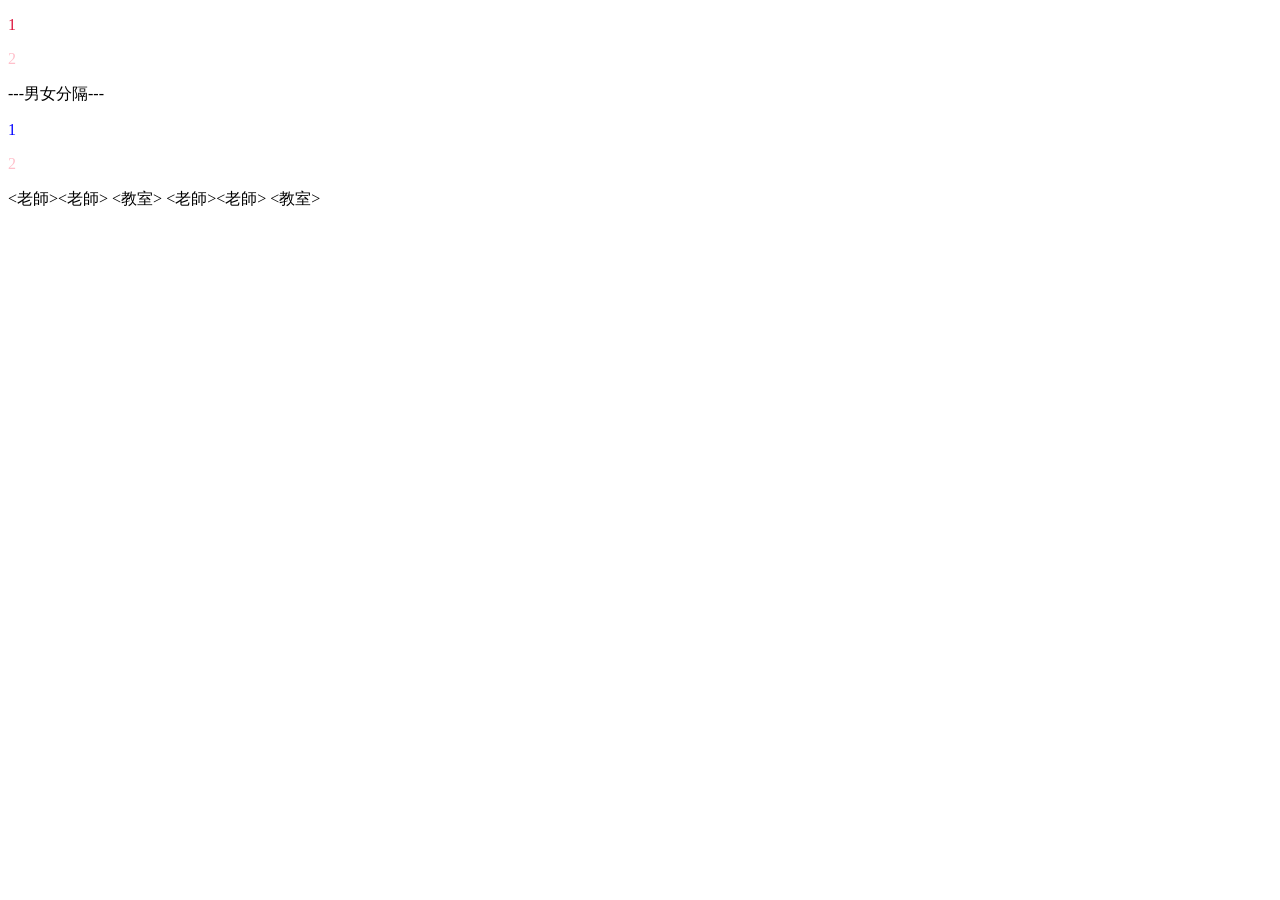
<file: 04-HTML/demo-css.html>
<!DOCTYPE html>
<html lang="en">
<head>
    <meta charset="UTF-8">
    <meta name="viewport" content="width=device-width, initial-scale=1.0">
    <title>CSS DEMO</title>
    <link rel="stylesheet" href="style.css">
</head>
<body>
    <p class="people male" id="firstP">1</p>
    <p class="people female" id="secondP">2</p>
    <p >---男女分隔---</p>
    <p class="people male">1</p>
    <p class="people female">2</p>
    <p class="teacher"></p>

    <老師><老師>
    <教室>
    <老師><老師>
    <教室>
    <div class=""></div>
</body>
</html>
</file>
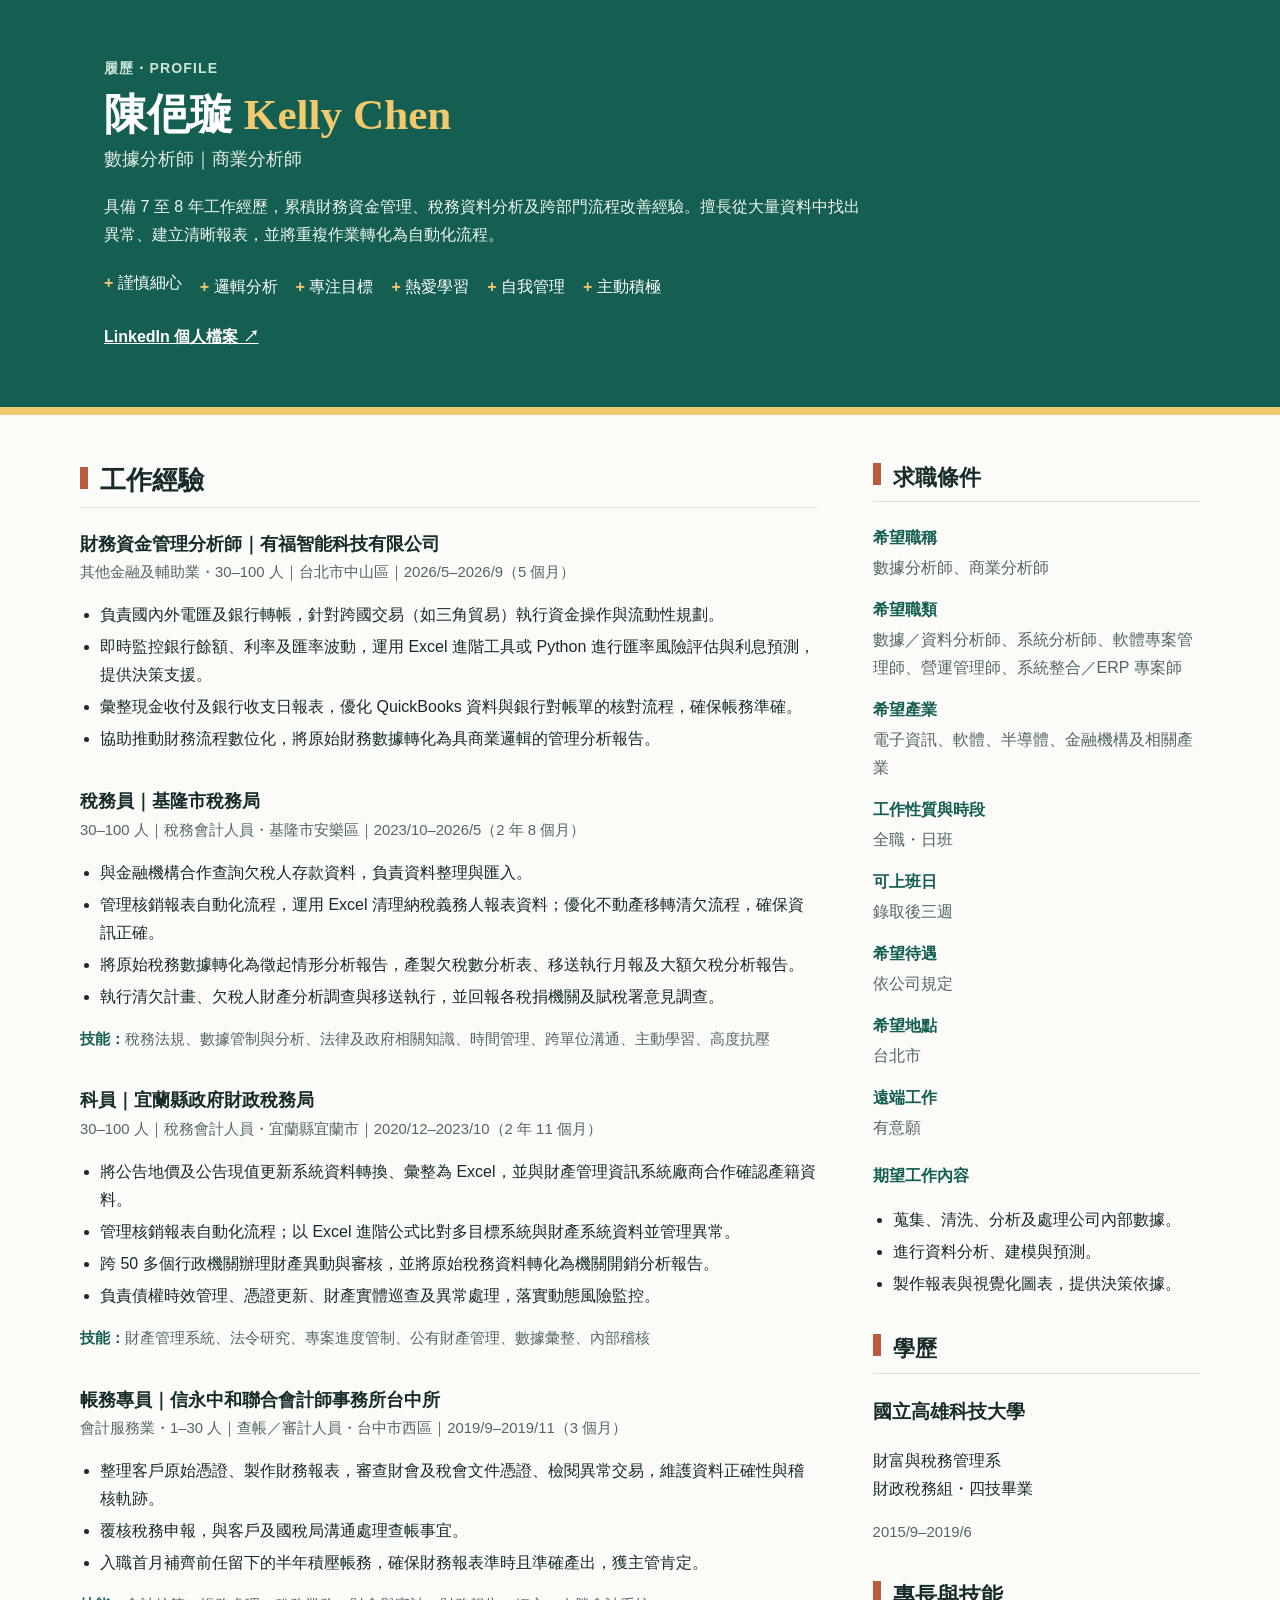
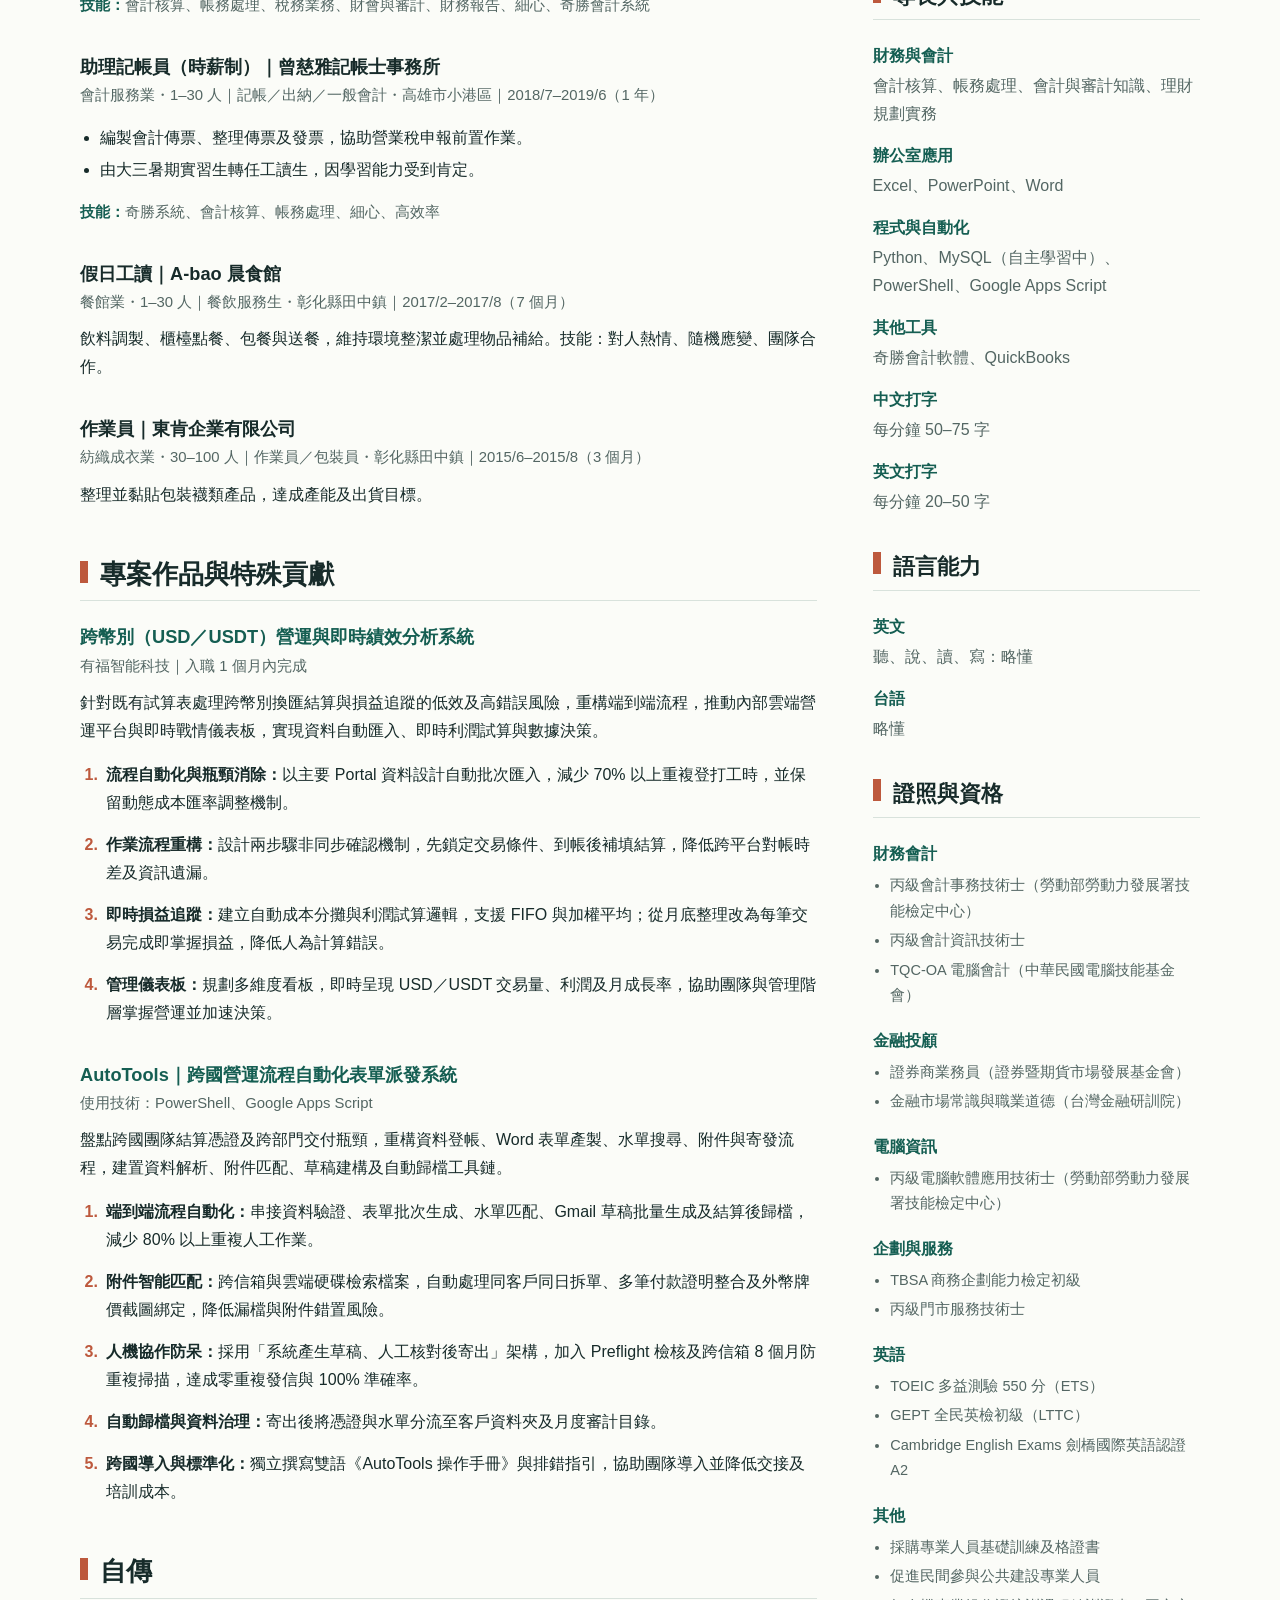
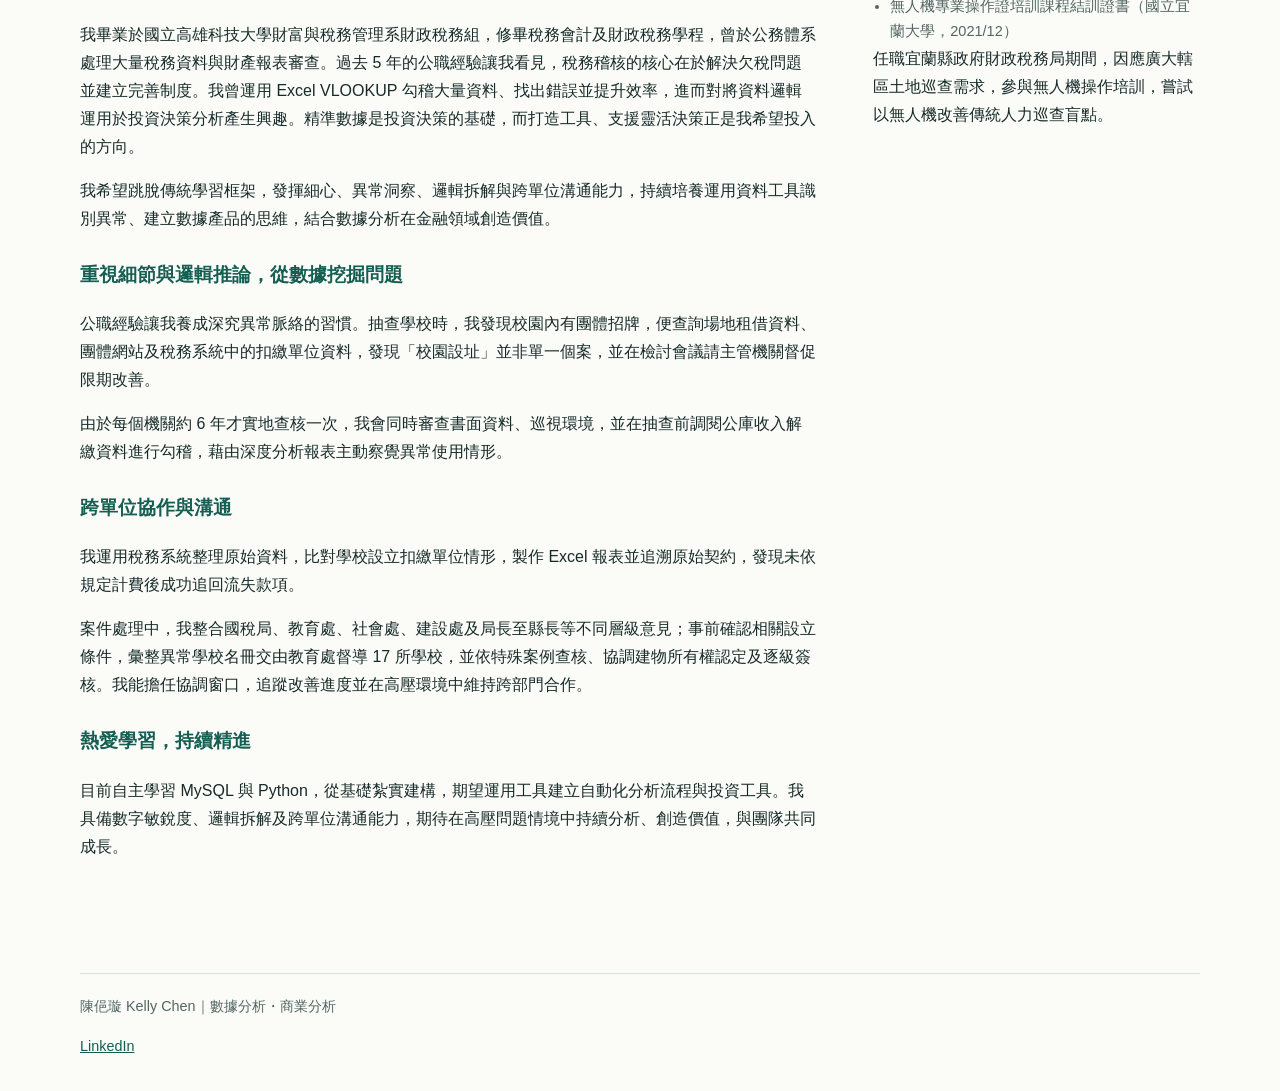
<file: 04-HTML/resume.html>
<!doctype html>
<html lang="zh-TW">
<head>
  <meta charset="UTF-8">
  <meta name="viewport" content="width=device-width, initial-scale=1.0">
  <meta name="description" content="陳俋璇 Kelly Chen 的履歷，專長為財務分析、資料整理、流程自動化與營運分析。">
  <title>陳俋璇 Kelly Chen｜數據與商業分析</title>
  <style>
    :root {
      color-scheme: light;
      --ink: #172b2a;
      --muted: #536663;
      --line: #d8e2dc;
      --paper: #fbfcf8;
      --green: #155e52;
      --mint: #dcece3;
      --coral: #bd593d;
      --yellow: #f2c96d;
    }

    * { box-sizing: border-box; }

    body {
      margin: 0;
      background: var(--paper);
      color: var(--ink);
      font-family: "Noto Sans TC", "Microsoft JhengHei", sans-serif;
      font-size: 16px;
      line-height: 1.75;
    }

    a { color: var(--green); }
    a:hover { color: var(--coral); }

    .hero {
      padding: 56px max(24px, calc((100vw - 1120px) / 2));
      color: #fff;
      background: var(--green);
      border-bottom: 8px solid var(--yellow);
    }

    .hero-inner, .layout, footer {
      width: min(1120px, calc(100% - 48px));
      margin-inline: auto;
    }

    .eyebrow {
      margin: 0 0 8px;
      color: #c7e4d5;
      font-size: 0.88rem;
      font-weight: 700;
      letter-spacing: 0.08em;
    }

    h1, h2, h3, p { margin-top: 0; }
    h1 {
      margin-bottom: 4px;
      font-family: Georgia, "Noto Serif TC", "PMingLiU", serif;
      font-size: 2.7rem;
      line-height: 1.2;
    }

    .hero h1 span { color: var(--yellow); }
    .target-title { margin: 0 0 18px; color: #e1eee7; font-size: 1.1rem; }
    .hero-summary { max-width: 760px; margin-bottom: 20px; color: #edf5f0; }
    .traits { display: flex; flex-wrap: wrap; gap: 8px 18px; margin: 0; padding: 0; list-style: none; }
    .traits li::before { content: "+ "; color: var(--yellow); font-weight: 800; }
    .hero-link { display: inline-block; margin-top: 22px; color: #fff; font-weight: 700; }
    .hero-link:hover { color: var(--yellow); }

    .layout {
      display: grid;
      grid-template-columns: minmax(0, 1.8fr) minmax(260px, 0.8fr);
      gap: 56px;
      padding-block: 48px 64px;
    }

    section { margin-bottom: 48px; }
    .section-title {
      display: flex;
      align-items: baseline;
      gap: 12px;
      margin-bottom: 22px;
      padding-bottom: 8px;
      border-bottom: 1px solid var(--line);
      font-family: Georgia, "Noto Serif TC", "PMingLiU", serif;
      font-size: 1.65rem;
      line-height: 1.35;
    }

    .section-title::before {
      width: 8px;
      height: 22px;
      background: var(--coral);
      content: "";
    }

    .entry { margin-bottom: 34px; }
    .entry:last-child { margin-bottom: 0; }
    .entry h3 { margin-bottom: 2px; font-size: 1.14rem; line-height: 1.5; }
    .entry-meta { margin-bottom: 12px; color: var(--muted); font-size: 0.93rem; }
    .entry p { margin-bottom: 10px; }
    ul { padding-left: 1.25rem; }
    li + li { margin-top: 4px; }
    .skill-line { color: var(--muted); font-size: 0.92rem; }
    .skill-line strong { color: var(--green); }
    .project h3 { color: var(--green); }
    .project ol { padding-left: 1.4rem; }
    .project ol li { margin-bottom: 14px; padding-left: 4px; }
    .project ol li::marker { color: var(--coral); font-weight: 700; }
    .project strong { color: var(--ink); }
    .bio-block { margin-bottom: 26px; }
    .bio-block h3 { color: var(--green); }

    aside section { margin-bottom: 36px; }
    aside .section-title { font-size: 1.35rem; }
    dl { margin: 0; }
    dt { margin-top: 14px; color: var(--green); font-weight: 700; }
    dt:first-child { margin-top: 0; }
    dd { margin: 2px 0 0; color: var(--muted); }
    .tag-list { display: flex; flex-wrap: wrap; gap: 7px; padding: 0; list-style: none; }
    .tag-list li { margin: 0; padding: 3px 9px; border: 1px solid var(--line); border-radius: 3px; font-size: 0.88rem; }
    .cert-group { margin-bottom: 18px; }
    .cert-group h3 { margin-bottom: 5px; color: var(--green); font-size: 1rem; }
    .cert-group ul { margin: 0; padding-left: 1.1rem; color: var(--muted); font-size: 0.91rem; }

    footer { padding-block: 20px 32px; border-top: 1px solid var(--line); color: var(--muted); font-size: 0.9rem; }

    @media (max-width: 760px) {
      .hero { padding: 40px 24px; }
      .hero-inner, .layout, footer { width: min(100% - 36px, 600px); }
      h1 { font-size: 2.1rem; }
      .layout { grid-template-columns: 1fr; gap: 0; padding-top: 36px; }
      aside { padding-top: 4px; }
      section { margin-bottom: 38px; }
    }

    @media print {
      body { background: #fff; font-size: 10pt; }
      .hero { padding: 24px; print-color-adjust: exact; }
      .layout { width: 100%; grid-template-columns: 1.7fr 0.9fr; gap: 28px; padding-block: 24px; }
      .hero-inner, footer { width: 100%; }
      a { color: inherit; text-decoration: none; }
      section, .entry, .project li { break-inside: avoid; }
    }
  </style>
</head>
<body>
  <header class="hero">
    <div class="hero-inner">
      <p class="eyebrow">履歷・PROFILE</p>
      <h1>陳俋璇 <span>Kelly Chen</span></h1>
      <p class="target-title">數據分析師｜商業分析師</p>
      <p class="hero-summary">具備 7 至 8 年工作經歷，累積財務資金管理、稅務資料分析及跨部門流程改善經驗。擅長從大量資料中找出異常、建立清晰報表，並將重複作業轉化為自動化流程。</p>
      <ul class="traits" aria-label="個人特質">
        <li>謹慎細心</li><li>邏輯分析</li><li>專注目標</li><li>熱愛學習</li><li>自我管理</li><li>主動積極</li>
      </ul>
      <a class="hero-link" href="https://www.linkedin.com/in/kelly-chen-1a68543b4" target="_blank" rel="noopener noreferrer">LinkedIn 個人檔案 ↗</a>
    </div>
  </header>

  <main class="layout">
    <div>
      <section aria-labelledby="experience-title">
        <h2 class="section-title" id="experience-title">工作經驗</h2>
        <article class="entry">
          <h3>財務資金管理分析師｜有福智能科技有限公司</h3>
          <p class="entry-meta">其他金融及輔助業・30–100 人｜台北市中山區｜2026/5–2026/9（5 個月）</p>
          <ul>
            <li>負責國內外電匯及銀行轉帳，針對跨國交易（如三角貿易）執行資金操作與流動性規劃。</li>
            <li>即時監控銀行餘額、利率及匯率波動，運用 Excel 進階工具或 Python 進行匯率風險評估與利息預測，提供決策支援。</li>
            <li>彙整現金收付及銀行收支日報表，優化 QuickBooks 資料與銀行對帳單的核對流程，確保帳務準確。</li>
            <li>協助推動財務流程數位化，將原始財務數據轉化為具商業邏輯的管理分析報告。</li>
          </ul>
        </article>
        <article class="entry">
          <h3>稅務員｜基隆市稅務局</h3>
          <p class="entry-meta">30–100 人｜稅務會計人員・基隆市安樂區｜2023/10–2026/5（2 年 8 個月）</p>
          <ul>
            <li>與金融機構合作查詢欠稅人存款資料，負責資料整理與匯入。</li>
            <li>管理核銷報表自動化流程，運用 Excel 清理納稅義務人報表資料；優化不動產移轉清欠流程，確保資訊正確。</li>
            <li>將原始稅務數據轉化為徵起情形分析報告，產製欠稅數分析表、移送執行月報及大額欠稅分析報告。</li>
            <li>執行清欠計畫、欠稅人財產分析調查與移送執行，並回報各稅捐機關及賦稅署意見調查。</li>
          </ul>
          <p class="skill-line"><strong>技能：</strong>稅務法規、數據管制與分析、法律及政府相關知識、時間管理、跨單位溝通、主動學習、高度抗壓</p>
        </article>
        <article class="entry">
          <h3>科員｜宜蘭縣政府財政稅務局</h3>
          <p class="entry-meta">30–100 人｜稅務會計人員・宜蘭縣宜蘭市｜2020/12–2023/10（2 年 11 個月）</p>
          <ul>
            <li>將公告地價及公告現值更新系統資料轉換、彙整為 Excel，並與財產管理資訊系統廠商合作確認產籍資料。</li>
            <li>管理核銷報表自動化流程；以 Excel 進階公式比對多目標系統與財產系統資料並管理異常。</li>
            <li>跨 50 多個行政機關辦理財產異動與審核，並將原始稅務資料轉化為機關開銷分析報告。</li>
            <li>負責債權時效管理、憑證更新、財產實體巡查及異常處理，落實動態風險監控。</li>
          </ul>
          <p class="skill-line"><strong>技能：</strong>財產管理系統、法令研究、專案進度管制、公有財產管理、數據彙整、內部稽核</p>
        </article>
        <article class="entry">
          <h3>帳務專員｜信永中和聯合會計師事務所台中所</h3>
          <p class="entry-meta">會計服務業・1–30 人｜查帳／審計人員・台中市西區｜2019/9–2019/11（3 個月）</p>
          <ul>
            <li>整理客戶原始憑證、製作財務報表，審查財會及稅會文件憑證、檢閱異常交易，維護資料正確性與稽核軌跡。</li>
            <li>覆核稅務申報，與客戶及國稅局溝通處理查帳事宜。</li>
            <li>入職首月補齊前任留下的半年積壓帳務，確保財務報表準時且準確產出，獲主管肯定。</li>
          </ul>
          <p class="skill-line"><strong>技能：</strong>會計核算、帳務處理、稅務業務、財會與審計、財務報告、細心、奇勝會計系統</p>
        </article>
        <article class="entry">
          <h3>助理記帳員（時薪制）｜曾慈雅記帳士事務所</h3>
          <p class="entry-meta">會計服務業・1–30 人｜記帳／出納／一般會計・高雄市小港區｜2018/7–2019/6（1 年）</p>
          <ul>
            <li>編製會計傳票、整理傳票及發票，協助營業稅申報前置作業。</li>
            <li>由大三暑期實習生轉任工讀生，因學習能力受到肯定。</li>
          </ul>
          <p class="skill-line"><strong>技能：</strong>奇勝系統、會計核算、帳務處理、細心、高效率</p>
        </article>
        <article class="entry">
          <h3>假日工讀｜A-bao 晨食館</h3>
          <p class="entry-meta">餐館業・1–30 人｜餐飲服務生・彰化縣田中鎮｜2017/2–2017/8（7 個月）</p>
          <p>飲料調製、櫃檯點餐、包餐與送餐，維持環境整潔並處理物品補給。技能：對人熱情、隨機應變、團隊合作。</p>
        </article>
        <article class="entry">
          <h3>作業員｜東肯企業有限公司</h3>
          <p class="entry-meta">紡織成衣業・30–100 人｜作業員／包裝員・彰化縣田中鎮｜2015/6–2015/8（3 個月）</p>
          <p>整理並黏貼包裝襪類產品，達成產能及出貨目標。</p>
        </article>
      </section>

      <section aria-labelledby="projects-title">
        <h2 class="section-title" id="projects-title">專案作品與特殊貢獻</h2>
        <article class="entry project">
          <h3>跨幣別（USD／USDT）營運與即時績效分析系統</h3>
          <p class="entry-meta">有福智能科技｜入職 1 個月內完成</p>
          <p>針對既有試算表處理跨幣別換匯結算與損益追蹤的低效及高錯誤風險，重構端到端流程，推動內部雲端營運平台與即時戰情儀表板，實現資料自動匯入、即時利潤試算與數據決策。</p>
          <ol>
            <li><strong>流程自動化與瓶頸消除：</strong>以主要 Portal 資料設計自動批次匯入，減少 70% 以上重複登打工時，並保留動態成本匯率調整機制。</li>
            <li><strong>作業流程重構：</strong>設計兩步驟非同步確認機制，先鎖定交易條件、到帳後補填結算，降低跨平台對帳時差及資訊遺漏。</li>
            <li><strong>即時損益追蹤：</strong>建立自動成本分攤與利潤試算邏輯，支援 FIFO 與加權平均；從月底整理改為每筆交易完成即掌握損益，降低人為計算錯誤。</li>
            <li><strong>管理儀表板：</strong>規劃多維度看板，即時呈現 USD／USDT 交易量、利潤及月成長率，協助團隊與管理階層掌握營運並加速決策。</li>
          </ol>
        </article>
        <article class="entry project">
          <h3>AutoTools｜跨國營運流程自動化表單派發系統</h3>
          <p class="entry-meta">使用技術：PowerShell、Google Apps Script</p>
          <p>盤點跨國團隊結算憑證及跨部門交付瓶頸，重構資料登帳、Word 表單產製、水單搜尋、附件與寄發流程，建置資料解析、附件匹配、草稿建構及自動歸檔工具鏈。</p>
          <ol>
            <li><strong>端到端流程自動化：</strong>串接資料驗證、表單批次生成、水單匹配、Gmail 草稿批量生成及結算後歸檔，減少 80% 以上重複人工作業。</li>
            <li><strong>附件智能匹配：</strong>跨信箱與雲端硬碟檢索檔案，自動處理同客戶同日拆單、多筆付款證明整合及外幣牌價截圖綁定，降低漏檔與附件錯置風險。</li>
            <li><strong>人機協作防呆：</strong>採用「系統產生草稿、人工核對後寄出」架構，加入 Preflight 檢核及跨信箱 8 個月防重複掃描，達成零重複發信與 100% 準確率。</li>
            <li><strong>自動歸檔與資料治理：</strong>寄出後將憑證與水單分流至客戶資料夾及月度審計目錄。</li>
            <li><strong>跨國導入與標準化：</strong>獨立撰寫雙語《AutoTools 操作手冊》與排錯指引，協助團隊導入並降低交接及培訓成本。</li>
          </ol>
        </article>
      </section>

      <section aria-labelledby="bio-title">
        <h2 class="section-title" id="bio-title">自傳</h2>
        <div class="bio-block">
          <p>我畢業於國立高雄科技大學財富與稅務管理系財政稅務組，修畢稅務會計及財政稅務學程，曾於公務體系處理大量稅務資料與財產報表審查。過去 5 年的公職經驗讓我看見，稅務稽核的核心在於解決欠稅問題並建立完善制度。我曾運用 Excel VLOOKUP 勾稽大量資料、找出錯誤並提升效率，進而對將資料邏輯運用於投資決策分析產生興趣。精準數據是投資決策的基礎，而打造工具、支援靈活決策正是我希望投入的方向。</p>
          <p>我希望跳脫傳統學習框架，發揮細心、異常洞察、邏輯拆解與跨單位溝通能力，持續培養運用資料工具識別異常、建立數據產品的思維，結合數據分析在金融領域創造價值。</p>
        </div>
        <div class="bio-block">
          <h3>重視細節與邏輯推論，從數據挖掘問題</h3>
          <p>公職經驗讓我養成深究異常脈絡的習慣。抽查學校時，我發現校園內有團體招牌，便查詢場地租借資料、團體網站及稅務系統中的扣繳單位資料，發現「校園設址」並非單一個案，並在檢討會議請主管機關督促限期改善。</p>
          <p>由於每個機關約 6 年才實地查核一次，我會同時審查書面資料、巡視環境，並在抽查前調閱公庫收入解繳資料進行勾稽，藉由深度分析報表主動察覺異常使用情形。</p>
        </div>
        <div class="bio-block">
          <h3>跨單位協作與溝通</h3>
          <p>我運用稅務系統整理原始資料，比對學校設立扣繳單位情形，製作 Excel 報表並追溯原始契約，發現未依規定計費後成功追回流失款項。</p>
          <p>案件處理中，我整合國稅局、教育處、社會處、建設處及局長至縣長等不同層級意見；事前確認相關設立條件，彙整異常學校名冊交由教育處督導 17 所學校，並依特殊案例查核、協調建物所有權認定及逐級簽核。我能擔任協調窗口，追蹤改善進度並在高壓環境中維持跨部門合作。</p>
        </div>
        <div class="bio-block">
          <h3>熱愛學習，持續精進</h3>
          <p>目前自主學習 MySQL 與 Python，從基礎紮實建構，期望運用工具建立自動化分析流程與投資工具。我具備數字敏銳度、邏輯拆解及跨單位溝通能力，期待在高壓問題情境中持續分析、創造價值，與團隊共同成長。</p>
        </div>
      </section>
    </div>

    <aside>
      <section aria-labelledby="conditions-title">
        <h2 class="section-title" id="conditions-title">求職條件</h2>
        <dl>
          <dt>希望職稱</dt><dd>數據分析師、商業分析師</dd>
          <dt>希望職類</dt><dd>數據／資料分析師、系統分析師、軟體專案管理師、營運管理師、系統整合／ERP 專案師</dd>
          <dt>希望產業</dt><dd>電子資訊、軟體、半導體、金融機構及相關產業</dd>
          <dt>工作性質與時段</dt><dd>全職・日班</dd>
          <dt>可上班日</dt><dd>錄取後三週</dd>
          <dt>希望待遇</dt><dd>依公司規定</dd>
          <dt>希望地點</dt><dd>台北市</dd>
          <dt>遠端工作</dt><dd>有意願</dd>
        </dl>
        <h3 style="margin: 20px 0 6px; color: var(--green); font-size: 1rem;">期望工作內容</h3>
        <ul>
          <li>蒐集、清洗、分析及處理公司內部數據。</li>
          <li>進行資料分析、建模與預測。</li>
          <li>製作報表與視覺化圖表，提供決策依據。</li>
        </ul>
      </section>

      <section aria-labelledby="education-title">
        <h2 class="section-title" id="education-title">學歷</h2>
        <h3>國立高雄科技大學</h3>
        <p>財富與稅務管理系<br>財政稅務組・四技畢業</p>
        <p class="entry-meta">2015/9–2019/6</p>
      </section>

      <section aria-labelledby="skills-title">
        <h2 class="section-title" id="skills-title">專長與技能</h2>
        <dl>
          <dt>財務與會計</dt><dd>會計核算、帳務處理、會計與審計知識、理財規劃實務</dd>
          <dt>辦公室應用</dt><dd>Excel、PowerPoint、Word</dd>
          <dt>程式與自動化</dt><dd>Python、MySQL（自主學習中）、PowerShell、Google Apps Script</dd>
          <dt>其他工具</dt><dd>奇勝會計軟體、QuickBooks</dd>
          <dt>中文打字</dt><dd>每分鐘 50–75 字</dd>
          <dt>英文打字</dt><dd>每分鐘 20–50 字</dd>
        </dl>
      </section>

      <section aria-labelledby="languages-title">
        <h2 class="section-title" id="languages-title">語言能力</h2>
        <dl><dt>英文</dt><dd>聽、說、讀、寫：略懂</dd><dt>台語</dt><dd>略懂</dd></dl>
      </section>

      <section aria-labelledby="certificates-title">
        <h2 class="section-title" id="certificates-title">證照與資格</h2>
        <div class="cert-group"><h3>財務會計</h3><ul><li>丙級會計事務技術士（勞動部勞動力發展署技能檢定中心）</li><li>丙級會計資訊技術士</li><li>TQC-OA 電腦會計（中華民國電腦技能基金會）</li></ul></div>
        <div class="cert-group"><h3>金融投顧</h3><ul><li>證券商業務員（證券暨期貨市場發展基金會）</li><li>金融市場常識與職業道德（台灣金融研訓院）</li></ul></div>
        <div class="cert-group"><h3>電腦資訊</h3><ul><li>丙級電腦軟體應用技術士（勞動部勞動力發展署技能檢定中心）</li></ul></div>
        <div class="cert-group"><h3>企劃與服務</h3><ul><li>TBSA 商務企劃能力檢定初級</li><li>丙級門市服務技術士</li></ul></div>
        <div class="cert-group"><h3>英語</h3><ul><li>TOEIC 多益測驗 550 分（ETS）</li><li>GEPT 全民英檢初級（LTTC）</li><li>Cambridge English Exams 劍橋國際英語認證 A2</li></ul></div>
        <div class="cert-group"><h3>其他</h3><ul><li>採購專業人員基礎訓練及格證書</li><li>促進民間參與公共建設專業人員</li><li>無人機專業操作證培訓課程結訓證書（國立宜蘭大學，2021/12）</li></ul><p>任職宜蘭縣政府財政稅務局期間，因應廣大轄區土地巡查需求，參與無人機操作培訓，嘗試以無人機改善傳統人力巡查盲點。</p></div>
      </section>
    </aside>
  </main>

  <footer>
    <p>陳俋璇 Kelly Chen｜數據分析・商業分析</p>
    <a href="https://www.linkedin.com/in/kelly-chen-1a68543b4" target="_blank" rel="noopener noreferrer">LinkedIn</a>
  </footer>
</body>
</html>
</file>
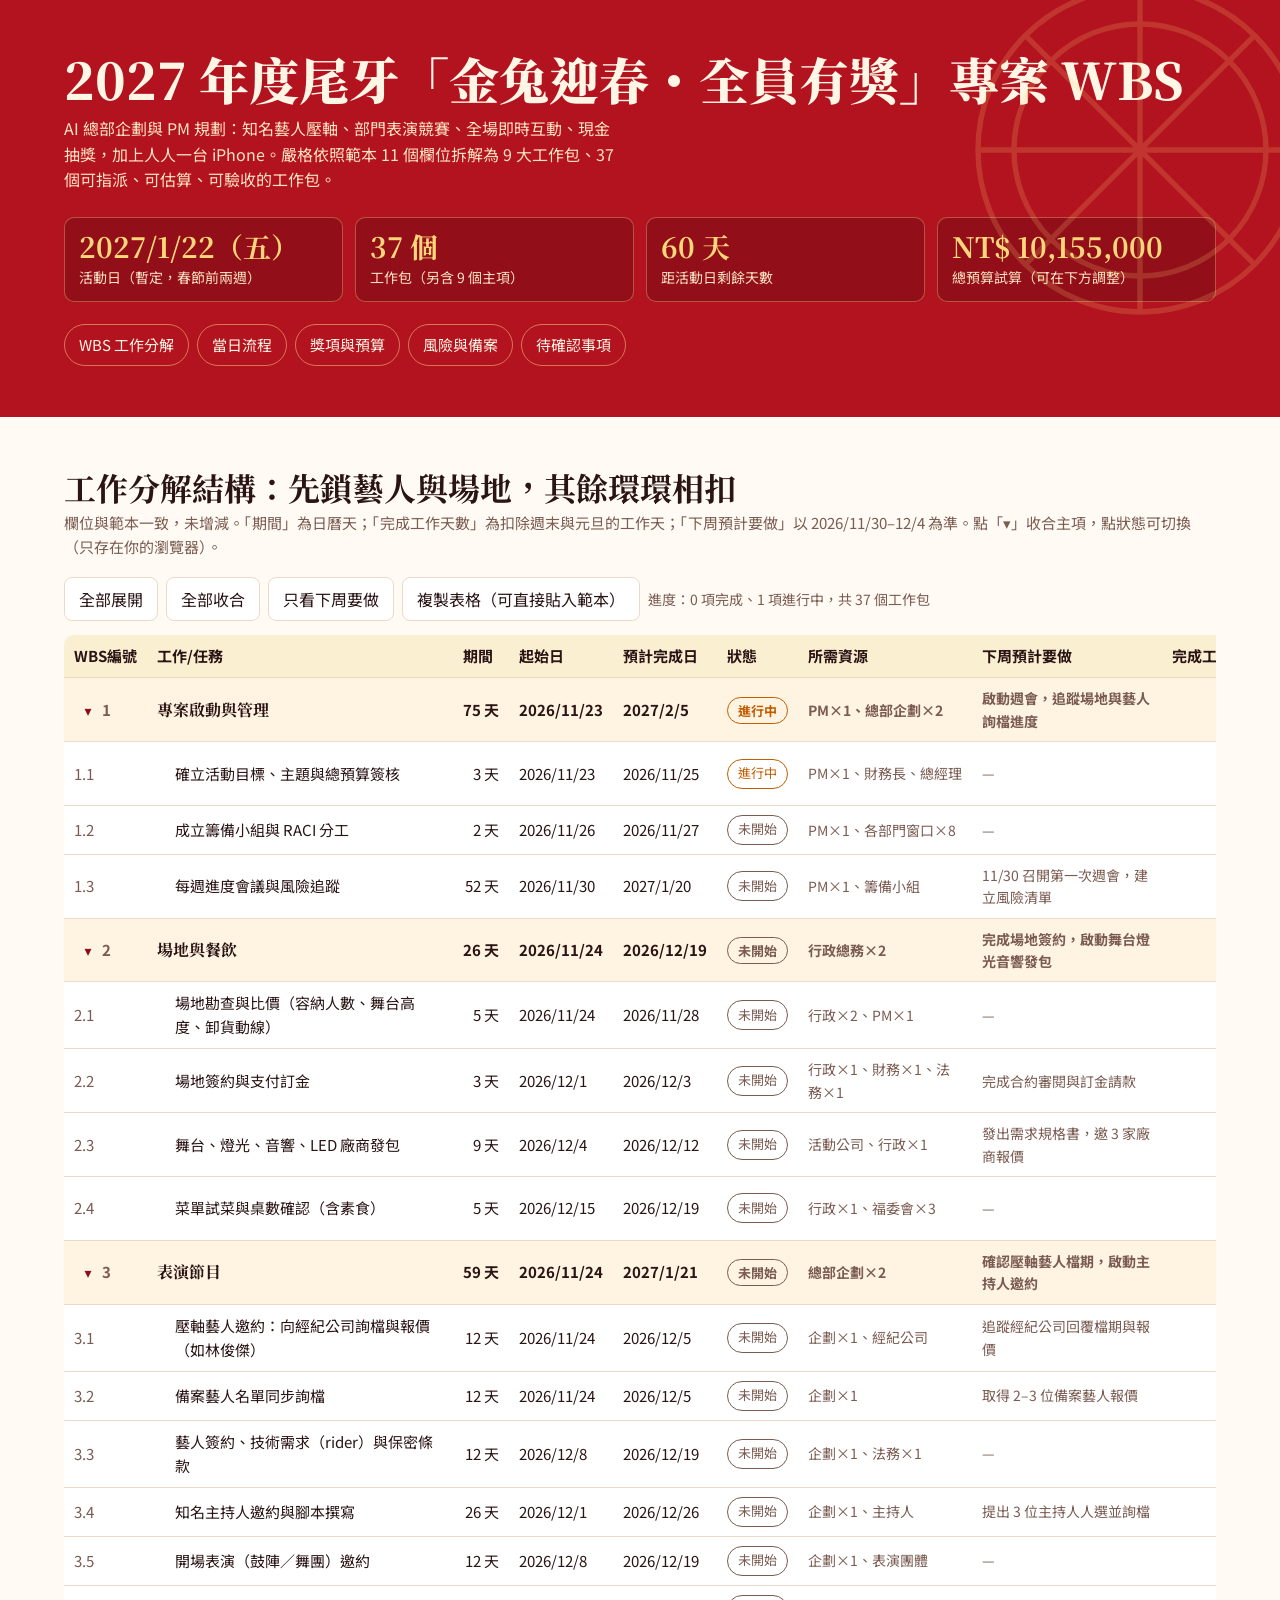
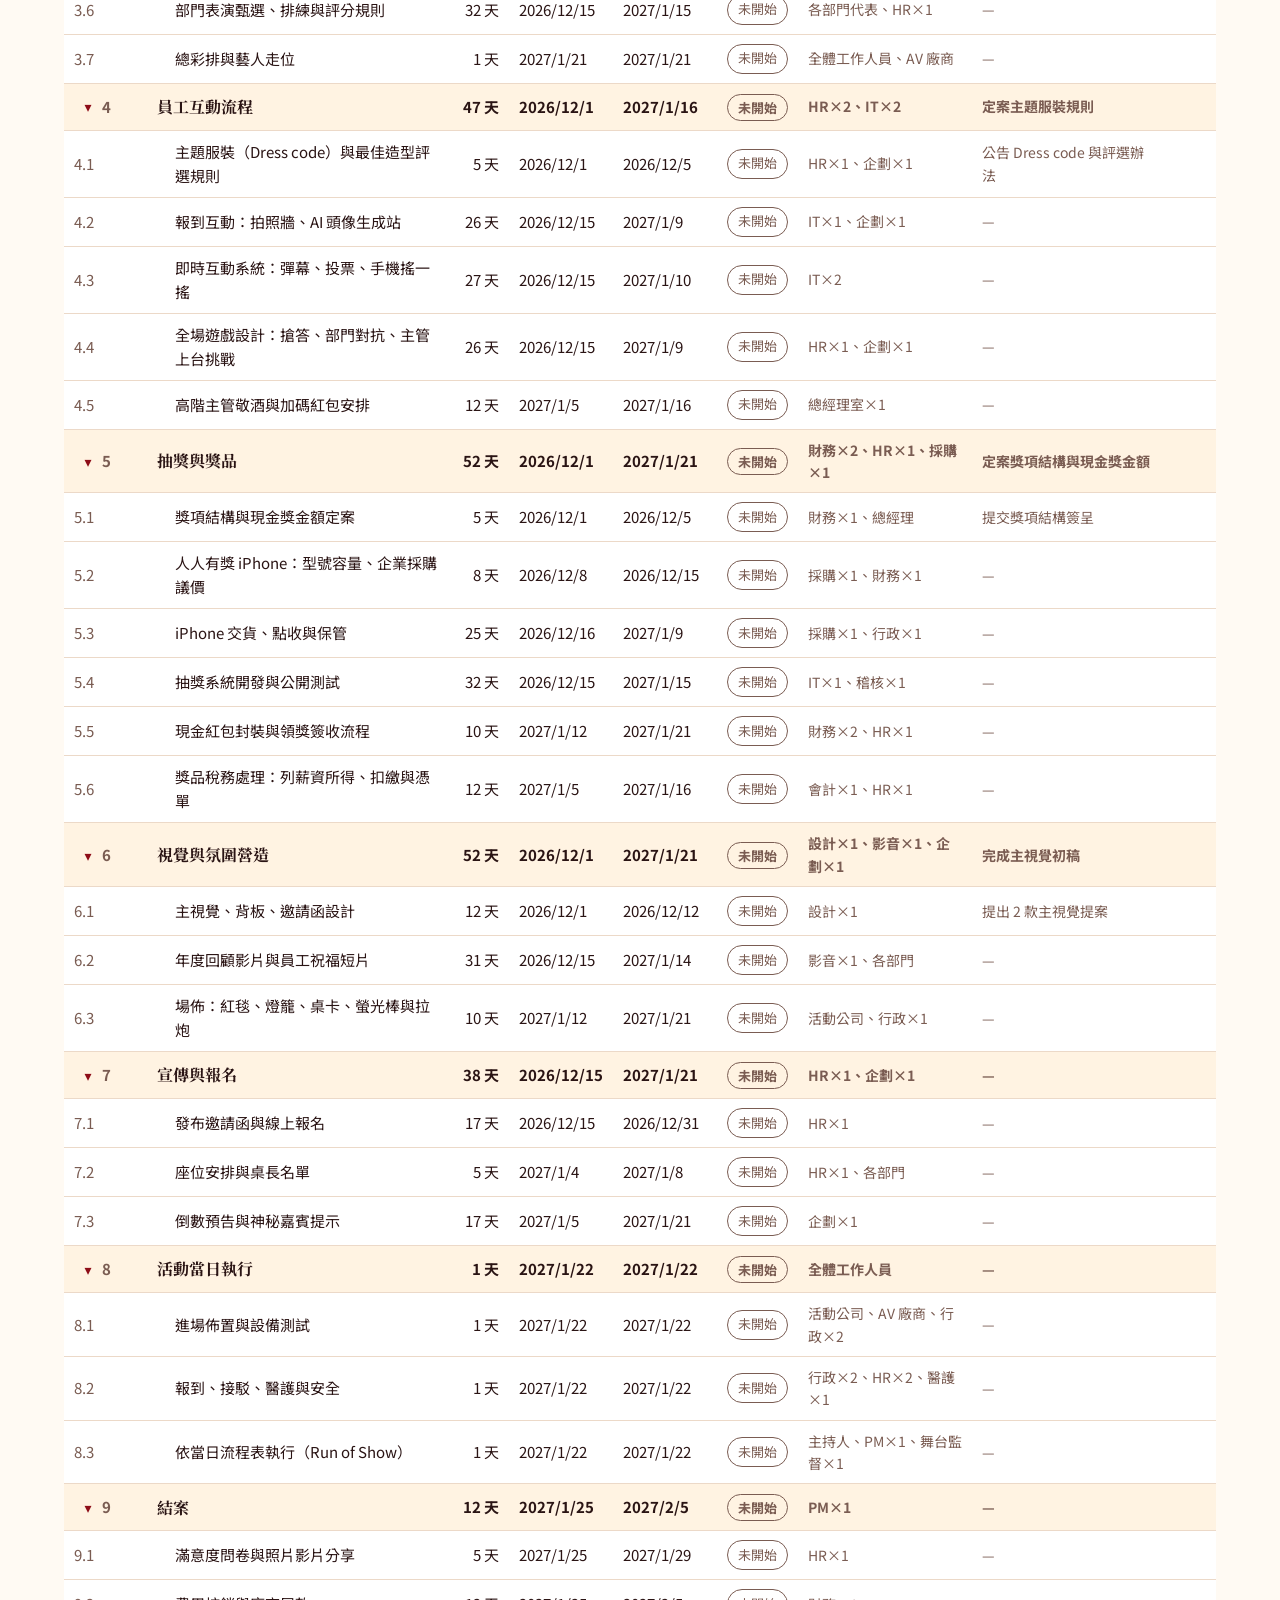
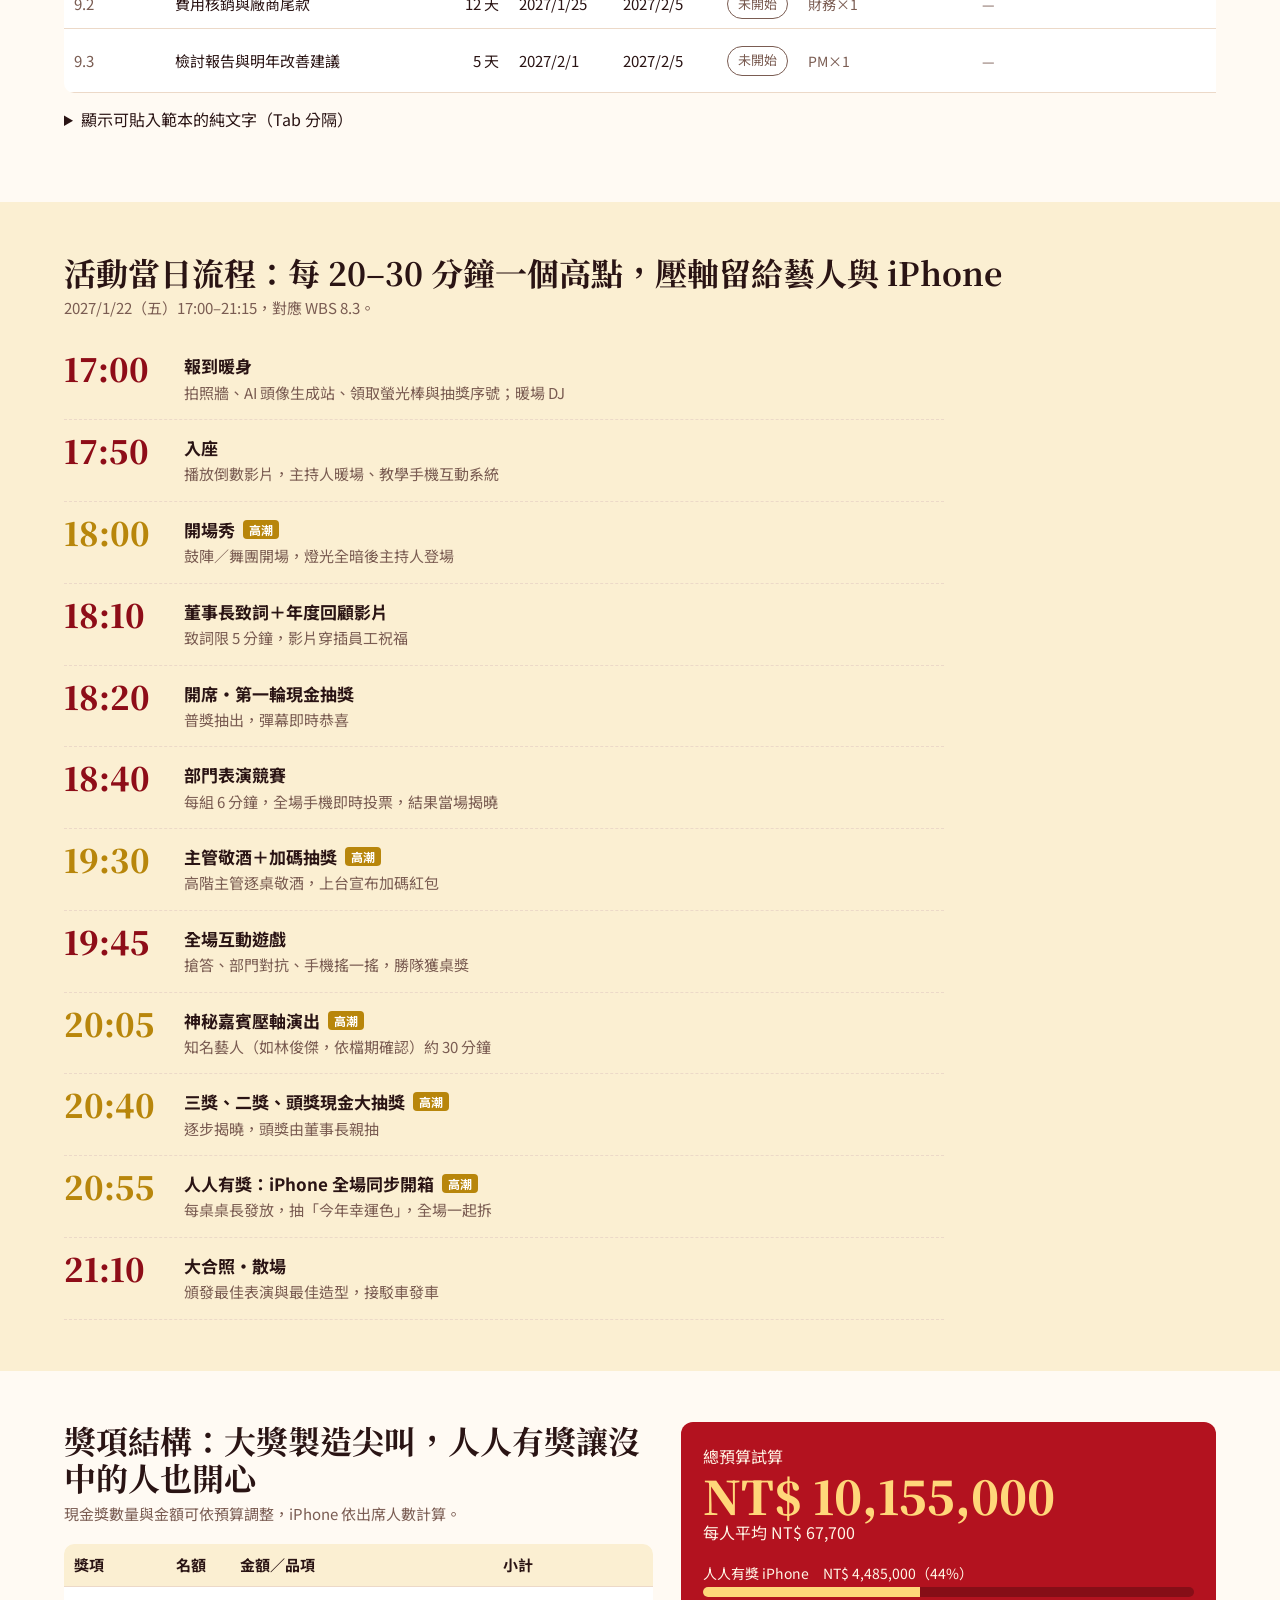
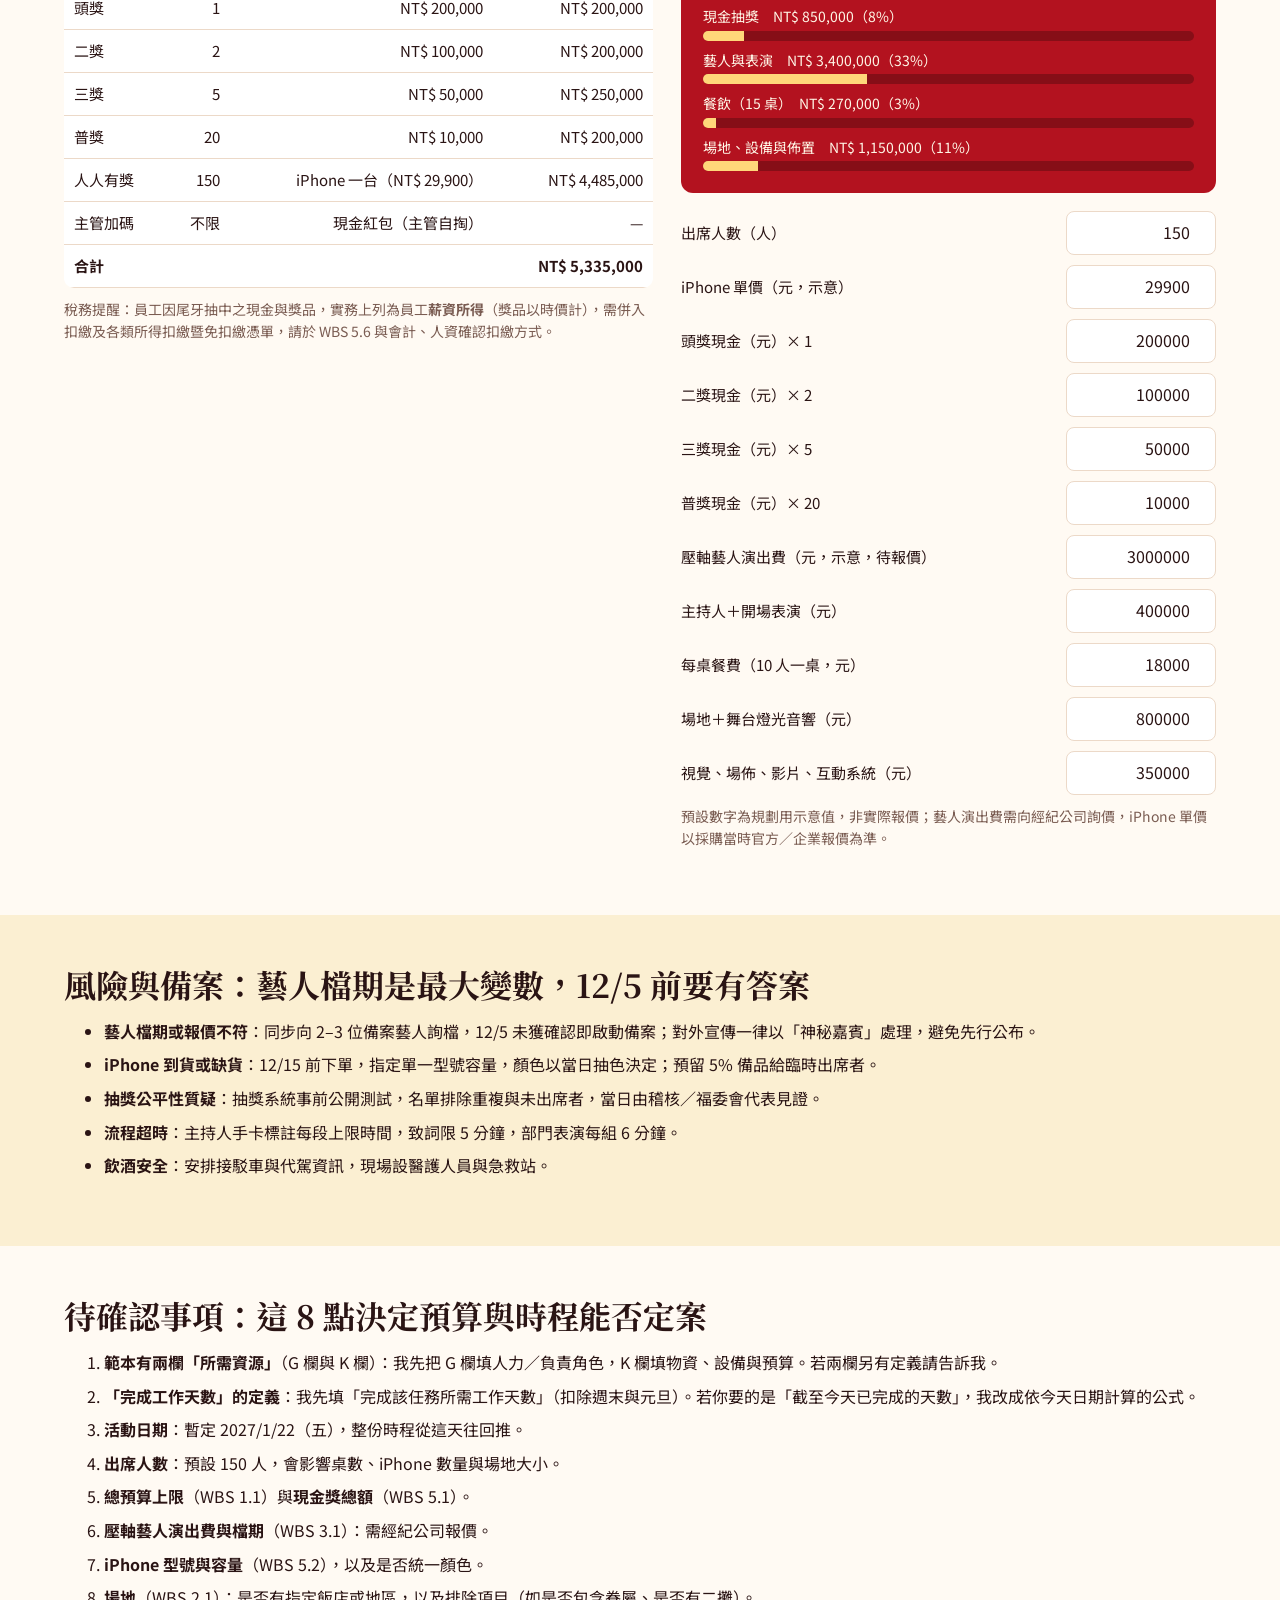
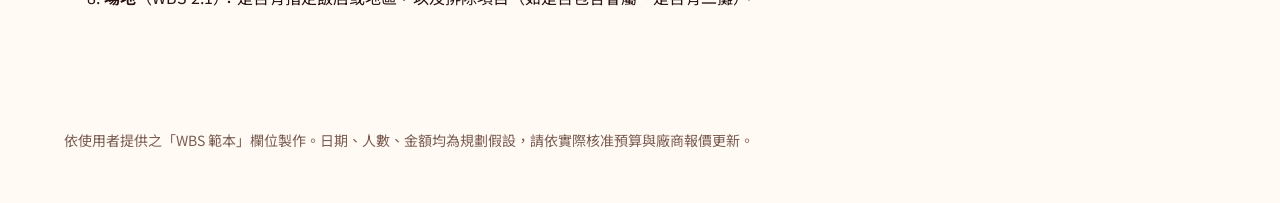
<file: 10-Project-Management/尾牙專案WBS.html>
<!DOCTYPE html>
<html lang="zh-Hant">
<head>
<meta charset="utf-8">
<meta name="viewport" content="width=device-width,initial-scale=1">
<title>2027 尾牙專案 WBS</title>
<link rel="preconnect" href="https://fonts.googleapis.com">
<link href="https://fonts.googleapis.com/css2?family=Noto+Serif+TC:wght@700;900&family=Noto+Sans+TC:wght@400;500;700&display=swap" rel="stylesheet">
<style>
/* VOICE: 熱鬧但有條理——總部 PM 給老闆看的執行計畫
   IDEA: 春節紅包袋＋專案甘特表，紅底金字的「開工帖」
   PICTURE: 可展開的 WBS 樹狀表，每列右側畫甘特條；首屏即是工作本身
   COLOUR and TYPE: 朱紅主色、金色輔色、翡翠綠只標「已完成」；Noto Serif TC 標題 + Noto Sans TC 內文
   LAYOUT: 紅色抬頭帶關鍵數字 → WBS 表 → 當日流程 → 獎項與預算試算 */
:root{color-scheme:light dark;
--bg:light-dark(#fffaf3,#1a0d0d);--ink:light-dark(#2a1414,#f6e9df);--mute:light-dark(#7a5c52,#c2a79c);
--red:#b3121f;--red2:light-dark(#8e0d18,#d42a37);--gold:light-dark(#b8860b,#e8b84a);--goldbg:light-dark(#fbefd2,#3a2a12);
--line:light-dark(#ecd9c8,#3d2422);--card:light-dark(#ffffff,#241312);--ok:light-dark(#0f7a4d,#3fcf8e);--run:light-dark(#c25e00,#ffa14a)}
:root[data-theme=light]{color-scheme:light}:root[data-theme=dark]{color-scheme:dark}
*{box-sizing:border-box;min-width:0}
body{margin:0;background:var(--bg);color:var(--ink);font:16px/1.6 "Noto Sans TC",system-ui,sans-serif;overflow-x:clip}
h1,h2,.serif{font-family:"Noto Serif TC",serif}
.band{padding:clamp(28px,4vw,56px) max(5vw,16px)}.wrap{max-width:1240px;margin:0 auto}
.hero{background:var(--red);color:#fff6e6;position:relative;overflow:hidden}
.hero svg.deco{position:absolute;right:-40px;top:-30px;width:360px;height:360px;opacity:.18;pointer-events:none}
.hero h1{font-size:clamp(32px,5vw,50px);line-height:1.1;margin:0 0 10px;text-wrap:balance;font-weight:900}
.hero p{margin:0;max-width:62ch;color:#ffe3c2}
.kpis{display:grid;grid-template-columns:repeat(auto-fit,minmax(min(100%,170px),1fr));gap:12px;margin-top:24px}
.kpi{background:rgba(0,0,0,.18);border:1px solid rgba(255,215,140,.35);border-radius:10px;padding:12px 14px}
.kpi b{display:block;font:700 clamp(22px,3vw,28px)/1.2 "Noto Serif TC",serif;color:#ffd77a;white-space:nowrap}
.kpi span{font-size:14px;color:#ffe3c2}
.nav{display:flex;gap:8px;flex-wrap:wrap;margin-top:22px}
.nav a{color:#fff6e6;border:1px solid rgba(255,215,140,.5);border-radius:99px;padding:8px 14px;text-decoration:none;font-size:15px}
.nav a:hover,.nav a:focus-visible{background:#ffd77a;color:#5a0a10;outline:none}
h2{font-size:clamp(24px,3vw,32px);line-height:1.15;margin:0 0 6px}
.sub{color:var(--mute);margin:0 0 18px;font-size:15px}
.tools{display:flex;flex-wrap:wrap;gap:8px;margin-bottom:14px;align-items:center}
button,select,input{font:inherit;font-size:16px;color:var(--ink)}
.btn{min-height:44px;padding:0 14px;border-radius:8px;border:1px solid var(--line);background:var(--card);cursor:pointer}
.btn[aria-pressed=true]{background:var(--red);color:#fff;border-color:var(--red)}
.btn:focus-visible,select:focus-visible,input:focus-visible,.st:focus-visible{outline:3px solid var(--gold);outline-offset:2px}
.scroll{overflow-x:auto}
table{border-collapse:collapse;width:100%;background:var(--card);border-radius:10px;overflow:hidden}
th,td{padding:9px 10px;border-bottom:1px solid var(--line);text-align:left;vertical-align:middle;font-size:15px}
th{background:var(--goldbg);font-weight:700;white-space:nowrap}
.wbs{min-width:1500px}
.wbs td.id{font-variant-numeric:tabular-nums;white-space:nowrap;color:var(--mute)}
.wbs tr.l1 td{background:light-dark(#fff3e2,#2e1816);font-weight:700}
.wbs tr.l1 td.task{font-family:"Noto Serif TC",serif;font-size:16px}
.wbs tr.l2 td.task{padding-left:28px}
.wbs .num{text-align:right;white-space:nowrap;font-variant-numeric:tabular-nums}
.wbs .date{white-space:nowrap;font-variant-numeric:tabular-nums}
.tg{border:0;background:none;cursor:pointer;width:28px;height:28px;font-size:14px;color:var(--red2)}
.crit{display:inline-block;font-size:12px;font-weight:700;color:#fff;background:var(--red2);border-radius:4px;padding:0 6px;margin-left:6px;vertical-align:2px}
.st{border:1px solid currentColor;border-radius:99px;padding:3px 10px;font-size:13px;background:none;cursor:pointer;white-space:nowrap;min-height:30px}
.st.s0{color:var(--mute)}.st.s1{color:var(--run)}.st.s2{color:var(--ok)}
.res{font-size:14px;color:var(--mute);max-width:220px}
.gantt{position:relative;height:18px;width:240px;background:repeating-linear-gradient(90deg,transparent 0 31px,var(--line) 31px 32px)}
.gantt i{position:absolute;top:3px;height:12px;border-radius:3px;background:var(--gold)}
.l1 .gantt i{background:var(--red2);top:5px;height:8px}
.gantt .today{position:absolute;top:-4px;bottom:-4px;width:2px;background:var(--red2)}
.gh{display:flex;justify-content:space-between;width:240px;font-size:12px;color:var(--mute);font-weight:400}
.legend{font-size:14px;color:var(--mute)}
.ros{display:grid;gap:0;max-width:880px}
.ros div{display:grid;grid-template-columns:6.5em minmax(0,1fr);gap:16px;padding:14px 0;border-bottom:1px dashed var(--line)}
.ros time{font:900 clamp(24px,3.4vw,32px)/1 "Noto Serif TC",serif;color:var(--red2);white-space:nowrap}
.ros b{display:block;font-size:17px}.ros span{color:var(--mute);font-size:15px}
.ros .hot time{color:var(--gold)}.ros .hot b::after{content:"高潮";font-size:12px;color:#fff;background:var(--gold);border-radius:4px;padding:1px 6px;margin-left:8px;vertical-align:2px}
.alt{background:var(--goldbg)}
.grid2{display:grid;grid-template-columns:minmax(0,1.1fr) minmax(0,1fr);gap:28px;align-items:start}
@media(max-width:860px){.grid2{grid-template-columns:minmax(0,1fr)}}
.form{display:grid;gap:10px}
.form label{display:grid;grid-template-columns:minmax(0,1fr) 150px;gap:10px;align-items:center;font-size:15px}
.form input{min-height:44px;padding:0 10px;border:1px solid var(--line);border-radius:8px;background:var(--card);text-align:right;width:100%}
.total{background:var(--red);color:#fff6e6;border-radius:12px;padding:22px}
.total b{display:block;font:900 clamp(32px,5vw,46px)/1.1 "Noto Serif TC",serif;color:#ffd77a;white-space:nowrap}
.bars{margin-top:16px;display:grid;gap:8px}
.bar{font-size:14px}.bar div{height:10px;border-radius:5px;background:rgba(0,0,0,.25);margin-top:3px;overflow:hidden}.bar div i{display:block;height:100%;background:#ffd77a}
.note{font-size:14px;color:var(--mute);margin-top:10px}
.prize td:nth-child(n+2){text-align:right;white-space:nowrap;font-variant-numeric:tabular-nums}
.risk li{margin-bottom:8px}
footer{font-size:14px;color:var(--mute)}
@media(max-width:600px){.ros div{grid-template-columns:minmax(0,1fr);gap:4px}.form label{grid-template-columns:minmax(0,1fr) 120px}
table{font-size:13px}.stack thead{display:none}.stack tr{display:grid;padding-block:10px}.stack td{display:flow-root;border:0;padding:3px 0;padding-inline-start:8em;text-align:start}.stack td::before{content:attr(data-l);float:inline-start;width:7.5em;margin-inline-start:-8em;white-space:normal}.stack td:empty{display:none}}
@media(prefers-reduced-motion:no-preference){.total b{transition:color .3s}}
html{scroll-padding-top:20px}
</style>
<script>new MutationObserver(()=>{for(const c of document.querySelectorAll('.stack td:not([data-l])')){let i=0,p=c;while(p=p.previousElementSibling)i+=p.colSpan;c.dataset.l=c.closest('table').rows[0].cells[i]?.textContent||''}}).observe(document,{childList:true,subtree:true})</script>
</head>
<body>
<header class="band hero">
  <svg class="deco" viewBox="0 0 200 200" aria-hidden="true"><g fill="none" stroke="#ffd77a" stroke-width="3"><circle cx="100" cy="100" r="90"/><circle cx="100" cy="100" r="70"/><path d="M100 10v180M10 100h180M36 36l128 128M164 36L36 164"/></g></svg>
  <div class="wrap">
    <h1>2027 年度尾牙「金兔迎春・全員有獎」專案 WBS</h1>
    <p>AI 總部企劃與 PM 規劃：知名藝人壓軸、部門表演競賽、全場即時互動、現金抽獎，加上人人一台 iPhone。嚴格依照範本 11 個欄位拆解為 9 大工作包、37 個可指派、可估算、可驗收的工作包。</p>
    <div class="kpis">
      <div class="kpi"><b>2027/1/22（五）</b><span>活動日（暫定，春節前兩週）</span></div>
      <div class="kpi"><b id="kCount">—</b><span>工作包（另含 9 個主項）</span></div>
      <div class="kpi"><b id="kDays">—</b><span>距活動日剩餘天數</span></div>
      <div class="kpi"><b id="kBudget">—</b><span>總預算試算（可在下方調整）</span></div>
    </div>
    <nav class="nav" aria-label="章節"><a href="#wbs">WBS 工作分解</a><a href="#ros">當日流程</a><a href="#prize">獎項與預算</a><a href="#risk">風險與備案</a><a href="#tbc">待確認事項</a></nav>
  </div>
</header>

<section class="band" id="wbs"><div class="wrap">
  <h2>工作分解結構：先鎖藝人與場地，其餘環環相扣</h2>
  <p class="sub">欄位與範本一致，未增減。「期間」為日曆天；「完成工作天數」為扣除週末與元旦的工作天；「下周預計要做」以 2026/11/30–12/4 為準。點「▾」收合主項，點狀態可切換（只存在你的瀏覽器）。</p>
  <div class="tools">
    <button class="btn" id="expAll">全部展開</button><button class="btn" id="colAll">全部收合</button>
    <button class="btn" id="nextOnly" aria-pressed="false">只看下周要做</button>
    <button class="btn" id="copyTsv">複製表格（可直接貼入範本）</button>
    <span class="legend" id="prog" aria-live="polite"></span>
  </div>
  <div class="scroll"><table class="wbs" id="wbsT"><thead><tr><th>WBS編號</th><th>工作/任務</th><th>期間</th><th>起始日</th><th>預計完成日</th><th>狀態</th><th>所需資源</th><th>下周預計要做</th><th>完成工作天數</th><th>前置工作</th><th>所需資源</th></tr></thead><tbody></tbody></table></div>
  <details style="margin-top:14px"><summary style="cursor:pointer;min-height:44px">顯示可貼入範本的純文字（Tab 分隔）</summary><pre id="tsvBox" style="background:var(--card);border:1px solid var(--line);border-radius:8px;padding:12px;font-size:13px;max-height:320px"></pre></details>
</div></section>

<section class="band alt" id="ros"><div class="wrap">
  <h2>活動當日流程：每 20–30 分鐘一個高點，壓軸留給藝人與 iPhone</h2>
  <p class="sub">2027/1/22（五）17:00–21:15，對應 WBS 8.3。</p>
  <div class="ros" id="rosL"></div>
</div></section>

<section class="band" id="prize"><div class="wrap grid2">
  <div>
    <h2>獎項結構：大獎製造尖叫，人人有獎讓沒中的人也開心</h2>
    <p class="sub">現金獎數量與金額可依預算調整，iPhone 依出席人數計算。</p>
    <div class="scroll"><table class="prize stack"><thead><tr><th>獎項</th><th>名額</th><th>金額／品項</th><th>小計</th></tr></thead><tbody id="prizeB"></tbody></table></div>
    <p class="note">稅務提醒：員工因尾牙抽中之現金與獎品，實務上列為員工<strong>薪資所得</strong>（獎品以時價計），需併入扣繳及各類所得扣繳暨免扣繳憑單，請於 WBS 5.6 與會計、人資確認扣繳方式。</p>
  </div>
  <div>
    <div class="total"><span>總預算試算</span><b id="tot">—</b><span id="perHead"></span>
      <div class="bars" id="bars"></div></div>
    <div class="form" style="margin-top:18px" id="form"></div>
    <p class="note">預設數字為規劃用示意值，非實際報價；藝人演出費需向經紀公司詢價，iPhone 單價以採購當時官方／企業報價為準。</p>
  </div>
</div></section>

<section class="band alt" id="risk"><div class="wrap">
  <h2>風險與備案：藝人檔期是最大變數，12/5 前要有答案</h2>
  <ul class="risk">
    <li><strong>藝人檔期或報價不符</strong>：同步向 2–3 位備案藝人詢檔，12/5 未獲確認即啟動備案；對外宣傳一律以「神秘嘉賓」處理，避免先行公布。</li>
    <li><strong>iPhone 到貨或缺貨</strong>：12/15 前下單，指定單一型號容量，顏色以當日抽色決定；預留 5% 備品給臨時出席者。</li>
    <li><strong>抽獎公平性質疑</strong>：抽獎系統事前公開測試，名單排除重複與未出席者，當日由稽核／福委會代表見證。</li>
    <li><strong>流程超時</strong>：主持人手卡標註每段上限時間，致詞限 5 分鐘，部門表演每組 6 分鐘。</li>
    <li><strong>飲酒安全</strong>：安排接駁車與代駕資訊，現場設醫護人員與急救站。</li>
  </ul>
</div></section>

<section class="band" id="tbc"><div class="wrap">
  <h2>待確認事項：這 8 點決定預算與時程能否定案</h2>
  <ol class="risk">
    <li><strong>範本有兩欄「所需資源」</strong>（G 欄與 K 欄）：我先把 G 欄填人力／負責角色，K 欄填物資、設備與預算。若兩欄另有定義請告訴我。</li>
    <li><strong>「完成工作天數」的定義</strong>：我先填「完成該任務所需工作天數」（扣除週末與元旦）。若你要的是「截至今天已完成的天數」，我改成依今天日期計算的公式。</li>
    <li><strong>活動日期</strong>：暫定 2027/1/22（五），整份時程從這天往回推。</li>
    <li><strong>出席人數</strong>：預設 150 人，會影響桌數、iPhone 數量與場地大小。</li>
    <li><strong>總預算上限</strong>（WBS 1.1）與<strong>現金獎總額</strong>（WBS 5.1）。</li>
    <li><strong>壓軸藝人演出費與檔期</strong>（WBS 3.1）：需經紀公司報價。</li>
    <li><strong>iPhone 型號與容量</strong>（WBS 5.2），以及是否統一顏色。</li>
    <li><strong>場地</strong>（WBS 2.1）：是否有指定飯店或地區，以及排除項目（如是否包含眷屬、是否有二攤）。</li>
  </ol>
</div></section>
<footer class="band"><div class="wrap">依使用者提供之「WBS 範本」欄位製作。日期、人數、金額均為規劃假設，請依實際核准預算與廠商報價更新。</div></footer>

<script>
{
const EV=new Date('2027-01-22T00:00:00'),TODAY=new Date('2026-11-23T00:00:00');
const T=[["1", "專案啟動與管理", 75, "2026-11-23", "2027-02-05", "進行中", "PM×1、總部企劃×2", "啟動週會，追蹤場地與藝人詢檔進度", 54, "—", "專案管理表單、共用雲端資料夾"], ["1.1", "確立活動目標、主題與總預算簽核", 3, "2026-11-23", "2026-11-25", "進行中", "PM×1、財務長、總經理", "—", 3, "—", "預算簽呈；總預算 [待確認]"], ["1.2", "成立籌備小組與 RACI 分工", 2, "2026-11-26", "2026-11-27", "未開始", "PM×1、各部門窗口×8", "—", 2, "1.1", "RACI 分工表"], ["1.3", "每週進度會議與風險追蹤", 52, "2026-11-30", "2027-01-20", "未開始", "PM×1、籌備小組", "11/30 召開第一次週會，建立風險清單", 37, "1.2", "會議室、風險登錄表"], ["2", "場地與餐飲", 26, "2026-11-24", "2026-12-19", "未開始", "行政總務×2", "完成場地簽約，啟動舞台燈光音響發包", 19, "—", "場地與餐飲預算"], ["2.1", "場地勘查與比價（容納人數、舞台高度、卸貨動線）", 5, "2026-11-24", "2026-11-28", "未開始", "行政×2、PM×1", "—", 4, "—", "3 家宴會廳報價單；場地名稱 [待確認]"], ["2.2", "場地簽約與支付訂金", 3, "2026-12-01", "2026-12-03", "未開始", "行政×1、財務×1、法務×1", "完成合約審閱與訂金請款", 3, "1.1、2.1", "場地合約、訂金"], ["2.3", "舞台、燈光、音響、LED 廠商發包", 9, "2026-12-04", "2026-12-12", "未開始", "活動公司、行政×1", "發出需求規格書，邀 3 家廠商報價", 6, "2.2", "舞台／LED 規格書"], ["2.4", "菜單試菜與桌數確認（含素食）", 5, "2026-12-15", "2026-12-19", "未開始", "行政×1、福委會×3", "—", 4, "2.2", "試菜費用；桌數依報名人數"], ["3", "表演節目", 59, "2026-11-24", "2027-01-21", "未開始", "總部企劃×2", "確認壓軸藝人檔期，啟動主持人邀約", 42, "—", "表演節目預算"], ["3.1", "壓軸藝人邀約：向經紀公司詢檔與報價（如林俊傑）", 12, "2026-11-24", "2026-12-05", "未開始", "企劃×1、經紀公司", "追蹤經紀公司回覆檔期與報價", 9, "—", "邀約函；演出費 [待確認]"], ["3.2", "備案藝人名單同步詢檔", 12, "2026-11-24", "2026-12-05", "未開始", "企劃×1", "取得 2–3 位備案藝人報價", 9, "—", "備案名單"], ["3.3", "藝人簽約、技術需求（rider）與保密條款", 12, "2026-12-08", "2026-12-19", "未開始", "企劃×1、法務×1", "—", 9, "3.1", "演出合約、保密協議"], ["3.4", "知名主持人邀約與腳本撰寫", 26, "2026-12-01", "2026-12-26", "未開始", "企劃×1、主持人", "提出 3 位主持人人選並詢檔", 19, "1.1", "主持費；手卡腳本"], ["3.5", "開場表演（鼓陣／舞團）邀約", 12, "2026-12-08", "2026-12-19", "未開始", "企劃×1、表演團體", "—", 9, "2.2", "開場表演費用"], ["3.6", "部門表演甄選、排練與評分規則", 32, "2026-12-15", "2027-01-15", "未開始", "各部門代表、HR×1", "—", 23, "1.2", "排練場地、評分表"], ["3.7", "總彩排與藝人走位", 1, "2027-01-21", "2027-01-21", "未開始", "全體工作人員、AV 廠商", "—", 1, "2.3、3.3、3.6", "活動場地（前一日進場費）"], ["4", "員工互動流程", 47, "2026-12-01", "2027-01-16", "未開始", "HR×2、IT×2", "定案主題服裝規則", 33, "—", "互動系統預算"], ["4.1", "主題服裝（Dress code）與最佳造型評選規則", 5, "2026-12-01", "2026-12-05", "未開始", "HR×1、企劃×1", "公告 Dress code 與評選辦法", 4, "1.1", "公告文宣"], ["4.2", "報到互動：拍照牆、AI 頭像生成站", 26, "2026-12-15", "2027-01-09", "未開始", "IT×1、企劃×1", "—", 18, "6.1", "拍照牆背板、平板×4"], ["4.3", "即時互動系統：彈幕、投票、手機搖一搖", 27, "2026-12-15", "2027-01-10", "未開始", "IT×2", "—", 18, "1.1", "互動系統租用或自建；大螢幕"], ["4.4", "全場遊戲設計：搶答、部門對抗、主管上台挑戰", 26, "2026-12-15", "2027-01-09", "未開始", "HR×1、企劃×1", "—", 18, "1.2", "遊戲道具、桌獎"], ["4.5", "高階主管敬酒與加碼紅包安排", 12, "2027-01-05", "2027-01-16", "未開始", "總經理室×1", "—", 9, "5.1", "主管加碼紅包（主管自籌）"], ["5", "抽獎與獎品", 52, "2026-12-01", "2027-01-21", "未開始", "財務×2、HR×1、採購×1", "定案獎項結構與現金獎金額", 37, "—", "現金獎與 iPhone 預算"], ["5.1", "獎項結構與現金獎金額定案", 5, "2026-12-01", "2026-12-05", "未開始", "財務×1、總經理", "提交獎項結構簽呈", 4, "1.1", "現金獎總額 [待確認]"], ["5.2", "人人有獎 iPhone：型號容量、企業採購議價", 8, "2026-12-08", "2026-12-15", "未開始", "採購×1、財務×1", "—", 6, "5.1", "iPhone × 出席人數＋5% 備品；型號 [待確認]"], ["5.3", "iPhone 交貨、點收與保管", 25, "2026-12-16", "2027-01-09", "未開始", "採購×1、行政×1", "—", 17, "5.2", "上鎖倉儲空間、點收清冊"], ["5.4", "抽獎系統開發與公開測試", 32, "2026-12-15", "2027-01-15", "未開始", "IT×1、稽核×1", "—", 23, "5.1", "抽獎程式、員工名單"], ["5.5", "現金紅包封裝與領獎簽收流程", 10, "2027-01-12", "2027-01-21", "未開始", "財務×2、HR×1", "—", 8, "5.1", "紅包袋、簽收單、保險箱"], ["5.6", "獎品稅務處理：列薪資所得、扣繳與憑單", 12, "2027-01-05", "2027-01-16", "未開始", "會計×1、HR×1", "—", 9, "5.1", "中獎名單、獎品時價資料"], ["6", "視覺與氛圍營造", 52, "2026-12-01", "2027-01-21", "未開始", "設計×1、影音×1、企劃×1", "完成主視覺初稿", 37, "—", "設計與場佈預算"], ["6.1", "主視覺、背板、邀請函設計", 12, "2026-12-01", "2026-12-12", "未開始", "設計×1", "提出 2 款主視覺提案", 9, "1.1", "設計軟體、印刷打樣"], ["6.2", "年度回顧影片與員工祝福短片", 31, "2026-12-15", "2027-01-14", "未開始", "影音×1、各部門", "—", 22, "1.2", "拍攝器材、素材授權"], ["6.3", "場佈：紅毯、燈籠、桌卡、螢光棒與拉炮", 10, "2027-01-12", "2027-01-21", "未開始", "活動公司、行政×1", "—", 8, "6.1、2.2", "場佈物料"], ["7", "宣傳與報名", 38, "2026-12-15", "2027-01-21", "未開始", "HR×1、企劃×1", "—", 27, "—", "內部公告管道"], ["7.1", "發布邀請函與線上報名", 17, "2026-12-15", "2026-12-31", "未開始", "HR×1", "—", 13, "6.1", "線上報名表單"], ["7.2", "座位安排與桌長名單", 5, "2027-01-04", "2027-01-08", "未開始", "HR×1、各部門", "—", 5, "7.1", "座位圖"], ["7.3", "倒數預告與神秘嘉賓提示", 17, "2027-01-05", "2027-01-21", "未開始", "企劃×1", "—", 13, "3.3", "預告圖文、內部郵件"], ["8", "活動當日執行", 1, "2027-01-22", "2027-01-22", "未開始", "全體工作人員", "—", 1, "—", "當日執行預算"], ["8.1", "進場佈置與設備測試", 1, "2027-01-22", "2027-01-22", "未開始", "活動公司、AV 廠商、行政×2", "—", 1, "3.7、6.3", "設備檢核表"], ["8.2", "報到、接駁、醫護與安全", 1, "2027-01-22", "2027-01-22", "未開始", "行政×2、HR×2、醫護×1", "—", 1, "7.2", "接駁車、急救站"], ["8.3", "依當日流程表執行（Run of Show）", 1, "2027-01-22", "2027-01-22", "未開始", "主持人、PM×1、舞台監督×1", "—", 1, "8.1", "流程表、主持手卡、無線電×10"], ["9", "結案", 12, "2027-01-25", "2027-02-05", "未開始", "PM×1", "—", 10, "—", "結案報告範本"], ["9.1", "滿意度問卷與照片影片分享", 5, "2027-01-25", "2027-01-29", "未開始", "HR×1", "—", 5, "8.3", "問卷表單"], ["9.2", "費用核銷與廠商尾款", 12, "2027-01-25", "2027-02-05", "未開始", "財務×1", "—", 10, "8.3", "發票、核銷單"], ["9.3", "檢討報告與明年改善建議", 5, "2027-02-01", "2027-02-05", "未開始", "PM×1", "—", 5, "9.1", "檢討報告（費用數字引用 9.2 結果）"]];
const TSV="WBS編號\t工作/任務\t期間\t起始日\t預計完成日\t狀態\t所需資源\t下周預計要做\t完成工作天數\t前置工作\t所需資源\n1\t專案啟動與管理\t75 天\t2026/11/23\t2027/2/5\t進行中\tPM×1、總部企劃×2\t啟動週會，追蹤場地與藝人詢檔進度\t54 天\t—\t專案管理表單、共用雲端資料夾\n1.1\t確立活動目標、主題與總預算簽核\t3 天\t2026/11/23\t2026/11/25\t進行中\tPM×1、財務長、總經理\t—\t3 天\t—\t預算簽呈；總預算 [待確認]\n1.2\t成立籌備小組與 RACI 分工\t2 天\t2026/11/26\t2026/11/27\t未開始\tPM×1、各部門窗口×8\t—\t2 天\t1.1\tRACI 分工表\n1.3\t每週進度會議與風險追蹤\t52 天\t2026/11/30\t2027/1/20\t未開始\tPM×1、籌備小組\t11/30 召開第一次週會，建立風險清單\t37 天\t1.2\t會議室、風險登錄表\n2\t場地與餐飲\t26 天\t2026/11/24\t2026/12/19\t未開始\t行政總務×2\t完成場地簽約，啟動舞台燈光音響發包\t19 天\t—\t場地與餐飲預算\n2.1\t場地勘查與比價（容納人數、舞台高度、卸貨動線）\t5 天\t2026/11/24\t2026/11/28\t未開始\t行政×2、PM×1\t—\t4 天\t—\t3 家宴會廳報價單；場地名稱 [待確認]\n2.2\t場地簽約與支付訂金\t3 天\t2026/12/1\t2026/12/3\t未開始\t行政×1、財務×1、法務×1\t完成合約審閱與訂金請款\t3 天\t1.1、2.1\t場地合約、訂金\n2.3\t舞台、燈光、音響、LED 廠商發包\t9 天\t2026/12/4\t2026/12/12\t未開始\t活動公司、行政×1\t發出需求規格書，邀 3 家廠商報價\t6 天\t2.2\t舞台／LED 規格書\n2.4\t菜單試菜與桌數確認（含素食）\t5 天\t2026/12/15\t2026/12/19\t未開始\t行政×1、福委會×3\t—\t4 天\t2.2\t試菜費用；桌數依報名人數\n3\t表演節目\t59 天\t2026/11/24\t2027/1/21\t未開始\t總部企劃×2\t確認壓軸藝人檔期，啟動主持人邀約\t42 天\t—\t表演節目預算\n3.1\t壓軸藝人邀約：向經紀公司詢檔與報價（如林俊傑）\t12 天\t2026/11/24\t2026/12/5\t未開始\t企劃×1、經紀公司\t追蹤經紀公司回覆檔期與報價\t9 天\t—\t邀約函；演出費 [待確認]\n3.2\t備案藝人名單同步詢檔\t12 天\t2026/11/24\t2026/12/5\t未開始\t企劃×1\t取得 2–3 位備案藝人報價\t9 天\t—\t備案名單\n3.3\t藝人簽約、技術需求（rider）與保密條款\t12 天\t2026/12/8\t2026/12/19\t未開始\t企劃×1、法務×1\t—\t9 天\t3.1\t演出合約、保密協議\n3.4\t知名主持人邀約與腳本撰寫\t26 天\t2026/12/1\t2026/12/26\t未開始\t企劃×1、主持人\t提出 3 位主持人人選並詢檔\t19 天\t1.1\t主持費；手卡腳本\n3.5\t開場表演（鼓陣／舞團）邀約\t12 天\t2026/12/8\t2026/12/19\t未開始\t企劃×1、表演團體\t—\t9 天\t2.2\t開場表演費用\n3.6\t部門表演甄選、排練與評分規則\t32 天\t2026/12/15\t2027/1/15\t未開始\t各部門代表、HR×1\t—\t23 天\t1.2\t排練場地、評分表\n3.7\t總彩排與藝人走位\t1 天\t2027/1/21\t2027/1/21\t未開始\t全體工作人員、AV 廠商\t—\t1 天\t2.3、3.3、3.6\t活動場地（前一日進場費）\n4\t員工互動流程\t47 天\t2026/12/1\t2027/1/16\t未開始\tHR×2、IT×2\t定案主題服裝規則\t33 天\t—\t互動系統預算\n4.1\t主題服裝（Dress code）與最佳造型評選規則\t5 天\t2026/12/1\t2026/12/5\t未開始\tHR×1、企劃×1\t公告 Dress code 與評選辦法\t4 天\t1.1\t公告文宣\n4.2\t報到互動：拍照牆、AI 頭像生成站\t26 天\t2026/12/15\t2027/1/9\t未開始\tIT×1、企劃×1\t—\t18 天\t6.1\t拍照牆背板、平板×4\n4.3\t即時互動系統：彈幕、投票、手機搖一搖\t27 天\t2026/12/15\t2027/1/10\t未開始\tIT×2\t—\t18 天\t1.1\t互動系統租用或自建；大螢幕\n4.4\t全場遊戲設計：搶答、部門對抗、主管上台挑戰\t26 天\t2026/12/15\t2027/1/9\t未開始\tHR×1、企劃×1\t—\t18 天\t1.2\t遊戲道具、桌獎\n4.5\t高階主管敬酒與加碼紅包安排\t12 天\t2027/1/5\t2027/1/16\t未開始\t總經理室×1\t—\t9 天\t5.1\t主管加碼紅包（主管自籌）\n5\t抽獎與獎品\t52 天\t2026/12/1\t2027/1/21\t未開始\t財務×2、HR×1、採購×1\t定案獎項結構與現金獎金額\t37 天\t—\t現金獎與 iPhone 預算\n5.1\t獎項結構與現金獎金額定案\t5 天\t2026/12/1\t2026/12/5\t未開始\t財務×1、總經理\t提交獎項結構簽呈\t4 天\t1.1\t現金獎總額 [待確認]\n5.2\t人人有獎 iPhone：型號容量、企業採購議價\t8 天\t2026/12/8\t2026/12/15\t未開始\t採購×1、財務×1\t—\t6 天\t5.1\tiPhone × 出席人數＋5% 備品；型號 [待確認]\n5.3\tiPhone 交貨、點收與保管\t25 天\t2026/12/16\t2027/1/9\t未開始\t採購×1、行政×1\t—\t17 天\t5.2\t上鎖倉儲空間、點收清冊\n5.4\t抽獎系統開發與公開測試\t32 天\t2026/12/15\t2027/1/15\t未開始\tIT×1、稽核×1\t—\t23 天\t5.1\t抽獎程式、員工名單\n5.5\t現金紅包封裝與領獎簽收流程\t10 天\t2027/1/12\t2027/1/21\t未開始\t財務×2、HR×1\t—\t8 天\t5.1\t紅包袋、簽收單、保險箱\n5.6\t獎品稅務處理：列薪資所得、扣繳與憑單\t12 天\t2027/1/5\t2027/1/16\t未開始\t會計×1、HR×1\t—\t9 天\t5.1\t中獎名單、獎品時價資料\n6\t視覺與氛圍營造\t52 天\t2026/12/1\t2027/1/21\t未開始\t設計×1、影音×1、企劃×1\t完成主視覺初稿\t37 天\t—\t設計與場佈預算\n6.1\t主視覺、背板、邀請函設計\t12 天\t2026/12/1\t2026/12/12\t未開始\t設計×1\t提出 2 款主視覺提案\t9 天\t1.1\t設計軟體、印刷打樣\n6.2\t年度回顧影片與員工祝福短片\t31 天\t2026/12/15\t2027/1/14\t未開始\t影音×1、各部門\t—\t22 天\t1.2\t拍攝器材、素材授權\n6.3\t場佈：紅毯、燈籠、桌卡、螢光棒與拉炮\t10 天\t2027/1/12\t2027/1/21\t未開始\t活動公司、行政×1\t—\t8 天\t6.1、2.2\t場佈物料\n7\t宣傳與報名\t38 天\t2026/12/15\t2027/1/21\t未開始\tHR×1、企劃×1\t—\t27 天\t—\t內部公告管道\n7.1\t發布邀請函與線上報名\t17 天\t2026/12/15\t2026/12/31\t未開始\tHR×1\t—\t13 天\t6.1\t線上報名表單\n7.2\t座位安排與桌長名單\t5 天\t2027/1/4\t2027/1/8\t未開始\tHR×1、各部門\t—\t5 天\t7.1\t座位圖\n7.3\t倒數預告與神秘嘉賓提示\t17 天\t2027/1/5\t2027/1/21\t未開始\t企劃×1\t—\t13 天\t3.3\t預告圖文、內部郵件\n8\t活動當日執行\t1 天\t2027/1/22\t2027/1/22\t未開始\t全體工作人員\t—\t1 天\t—\t當日執行預算\n8.1\t進場佈置與設備測試\t1 天\t2027/1/22\t2027/1/22\t未開始\t活動公司、AV 廠商、行政×2\t—\t1 天\t3.7、6.3\t設備檢核表\n8.2\t報到、接駁、醫護與安全\t1 天\t2027/1/22\t2027/1/22\t未開始\t行政×2、HR×2、醫護×1\t—\t1 天\t7.2\t接駁車、急救站\n8.3\t依當日流程表執行（Run of Show）\t1 天\t2027/1/22\t2027/1/22\t未開始\t主持人、PM×1、舞台監督×1\t—\t1 天\t8.1\t流程表、主持手卡、無線電×10\n9\t結案\t12 天\t2027/1/25\t2027/2/5\t未開始\tPM×1\t—\t10 天\t—\t結案報告範本\n9.1\t滿意度問卷與照片影片分享\t5 天\t2027/1/25\t2027/1/29\t未開始\tHR×1\t—\t5 天\t8.3\t問卷表單\n9.2\t費用核銷與廠商尾款\t12 天\t2027/1/25\t2027/2/5\t未開始\t財務×1\t—\t10 天\t8.3\t發票、核銷單\n9.3\t檢討報告與明年改善建議\t5 天\t2027/2/1\t2027/2/5\t未開始\tPM×1\t—\t5 天\t9.1\t檢討報告（費用數字引用 9.2 結果）\n";
const d=s=>new Date(s+'T00:00:00');
const fmt=x=>`${x.getFullYear()}/${x.getMonth()+1}/${x.getDate()}`;
const STN=['未開始','進行中','已完成'];
let st={};try{st=JSON.parse(localStorage.getItem('wy-st2')||'{}')}catch(e){}
const closed=new Set();let nextOnly=false;
const rows=T.map(r=>({id:r[0],task:r[1],dur:r[2],A:d(r[3]),B:d(r[4]),s0:STN.indexOf(r[5]),res:r[6],next:r[7],wd:r[8],pre:r[9],res2:r[10],l1:!r[0].includes('.'),grp:r[0].split('.')[0]}));
const kids=rows.filter(r=>!r.l1);
const stOf=r=>st[r.id]??r.s0;
const esc=s=>String(s).replace(/&/g,'&amp;').replace(/</g,'&lt;').replace(/\[待確認\]/g,'<span class="crit">待確認</span>');
function draw(){
 const tb=document.querySelector('#wbsT tbody');
 tb.innerHTML=rows.filter(r=>{if(nextOnly)return r.next!=='—';return r.l1||!closed.has(r.grp)}).map(r=>{
  let stc;if(r.l1){const ks=kids.filter(k=>k.grp===r.grp).map(stOf);const v=ks.every(x=>x===2)?2:ks.some(x=>x>0)?1:0;stc=`<span class="st s${v}" style="cursor:default">${STN[v]}</span>`}
  else{const v=stOf(r);stc=`<button class="st s${v}" data-id="${r.id}" aria-label="${r.id} 狀態：${STN[v]}，點擊切換">${STN[v]}</button>`}
  return `<tr class="${r.l1?'l1':'l2'}"><td class="id">${r.l1&&!nextOnly?`<button class="tg" data-g="${r.grp}" aria-expanded="${!closed.has(r.grp)}" aria-label="展開或收合 ${r.task}">${closed.has(r.grp)?'▸':'▾'}</button>`:''}${r.id}</td><td class="task">${esc(r.task)}</td><td class="num">${r.dur} 天</td><td class="date">${fmt(r.A)}</td><td class="date">${fmt(r.B)}</td><td>${stc}</td><td class="res">${esc(r.res)}</td><td class="res">${esc(r.next)}</td><td class="num">${r.wd} 天</td><td class="date">${r.pre}</td><td class="res">${esc(r.res2)}</td></tr>`}).join('');
 const done=kids.filter(k=>stOf(k)===2).length,run=kids.filter(k=>stOf(k)===1).length;
 document.getElementById('prog').textContent=`進度：${done} 項完成、${run} 項進行中，共 ${kids.length} 個工作包`;
}
document.getElementById('wbsT').addEventListener('click',e=>{
 const g=e.target.closest('.tg');if(g){closed.has(g.dataset.g)?closed.delete(g.dataset.g):closed.add(g.dataset.g);draw();return}
 const b=e.target.closest('button.st');if(b){const r=rows.find(x=>x.id===b.dataset.id);st[r.id]=(stOf(r)+1)%3;try{localStorage.setItem('wy-st2',JSON.stringify(st))}catch(err){}draw();document.querySelector(`button.st[data-id="${r.id}"]`)?.focus()}
});
document.getElementById('expAll').onclick=()=>{closed.clear();draw()};
document.getElementById('colAll').onclick=()=>{rows.filter(r=>r.l1).forEach(r=>closed.add(r.grp));draw()};
document.getElementById('nextOnly').onclick=e=>{nextOnly=!nextOnly;e.currentTarget.setAttribute('aria-pressed',nextOnly);draw()};
document.getElementById('tsvBox').textContent=TSV;
document.getElementById('copyTsv').onclick=async e=>{const b=e.currentTarget;try{await navigator.clipboard.writeText(TSV);b.textContent='已複製，貼到範本 A1 即可'}catch(err){b.textContent='無法自動複製，請展開下方純文字手動複製'}setTimeout(()=>b.textContent='複製表格（可直接貼入範本）',3000)};
document.getElementById('kCount').textContent=kids.length+' 個';
document.getElementById('kDays').textContent=Math.round((EV-TODAY)/864e5)+' 天';

const ROS=[
['17:00','報到暖身','拍照牆、AI 頭像生成站、領取螢光棒與抽獎序號；暖場 DJ'],
['17:50','入座','播放倒數影片，主持人暖場、教學手機互動系統'],
['18:00','開場秀','鼓陣／舞團開場，燈光全暗後主持人登場',1],
['18:10','董事長致詞＋年度回顧影片','致詞限 5 分鐘，影片穿插員工祝福'],
['18:20','開席・第一輪現金抽獎','普獎抽出，彈幕即時恭喜'],
['18:40','部門表演競賽','每組 6 分鐘，全場手機即時投票，結果當場揭曉'],
['19:30','主管敬酒＋加碼抽獎','高階主管逐桌敬酒，上台宣布加碼紅包',1],
['19:45','全場互動遊戲','搶答、部門對抗、手機搖一搖，勝隊獲桌獎'],
['20:05','神秘嘉賓壓軸演出','知名藝人（如林俊傑，依檔期確認）約 30 分鐘',1],
['20:40','三獎、二獎、頭獎現金大抽獎','逐步揭曉，頭獎由董事長親抽',1],
['20:55','人人有獎：iPhone 全場同步開箱','每桌桌長發放，抽「今年幸運色」，全場一起拆',1],
['21:10','大合照・散場','頒發最佳表演與最佳造型，接駁車發車']
];
document.getElementById('rosL').innerHTML=ROS.map(r=>`<div class="${r[3]?'hot':''}"><time>${r[0]}</time><p style="margin:0"><b>${r[1]}</b><span>${r[2]}</span></p></div>`).join('');

const F=[
['head','出席人數（人）',150],['iph','iPhone 單價（元，示意）',29900],
['p1','頭獎現金（元）× 1',200000],['p2','二獎現金（元）× 2',100000],['p3','三獎現金（元）× 5',50000],['p4','普獎現金（元）× 20',10000],
['art','壓軸藝人演出費（元，示意，待報價）',3000000],['host','主持人＋開場表演（元）',400000],
['table','每桌餐費（10 人一桌，元）',18000],['av','場地＋舞台燈光音響（元）',800000],['deco','視覺、場佈、影片、互動系統（元）',350000]
];
let v={};try{v=JSON.parse(localStorage.getItem('wy-b')||'{}')}catch(e){}
document.getElementById('form').innerHTML=F.map(f=>`<label for="f-${f[0]}">${f[1]}<input id="f-${f[0]}" type="number" min="0" step="1" inputmode="numeric" value="${v[f[0]]??f[2]}"></label>`).join('');
const n=x=>'NT$ '+Math.round(x).toLocaleString('zh-TW');
function calc(){
 const g=k=>Math.max(0,+document.getElementById('f-'+k).value||0);
 F.forEach(f=>v[f[0]]=g(f[0]));try{localStorage.setItem('wy-b',JSON.stringify(v))}catch(e){}
 const H=g('head'),iphone=H*g('iph'),cash=g('p1')+g('p2')*2+g('p3')*5+g('p4')*20,show=g('art')+g('host'),food=Math.ceil(H/10)*g('table'),venue=g('av')+g('deco');
 const tot=iphone+cash+show+food+venue;
 document.getElementById('tot').textContent=n(tot);document.getElementById('kBudget').textContent=n(tot);
 document.getElementById('perHead').textContent=H?`每人平均 ${n(tot/H)}`:'';
 const parts=[['人人有獎 iPhone',iphone],['現金抽獎',cash],['藝人與表演',show],['餐飲（'+Math.ceil(H/10)+' 桌）',food],['場地、設備與佈置',venue]];
 document.getElementById('bars').innerHTML=parts.map(p=>`<div class="bar">${p[0]}　${n(p[1])}（${tot?(p[1]/tot*100).toFixed(0):0}%）<div><i style="width:${tot?p[1]/tot*100:0}%"></i></div></div>`).join('');
 document.getElementById('prizeB').innerHTML=[
  ['頭獎',1,n(g('p1')),g('p1')],['二獎',2,n(g('p2')),g('p2')*2],['三獎',5,n(g('p3')),g('p3')*5],['普獎',20,n(g('p4')),g('p4')*20],
  ['人人有獎',H,'iPhone 一台（'+n(g('iph'))+'）',iphone],['主管加碼','不限','現金紅包（主管自掏）',0]
 ].map(r=>`<tr><td>${r[0]}</td><td>${r[1]}</td><td>${r[2]}</td><td>${r[3]?n(r[3]):'—'}</td></tr>`).join('')+`<tr><td><strong>合計</strong></td><td></td><td></td><td><strong>${n(cash+iphone)}</strong></td></tr>`;
}
document.getElementById('form').addEventListener('input',calc);
draw();calc();
}
</script>
</body>
</html>
</file>
<file: 04-HTML/style.css>
/*最高級 html inline styles(直接寫在標籤上) */
/*CSS 選取器(1,0,0): id */
#firstP {
  color: crimson; 
}
/*CSS 選取器(0,1,0): class */
.male {
  color: blue;
}
.female {
  color: pink;
}

老師 {   請勿使用空白規則集}

}/*CSS 選取
器(0,0,1): html */
p {
  color: lightgreen;
}
ul {
    list-style-type:;
    margin-left: 20px;
}
</file>
